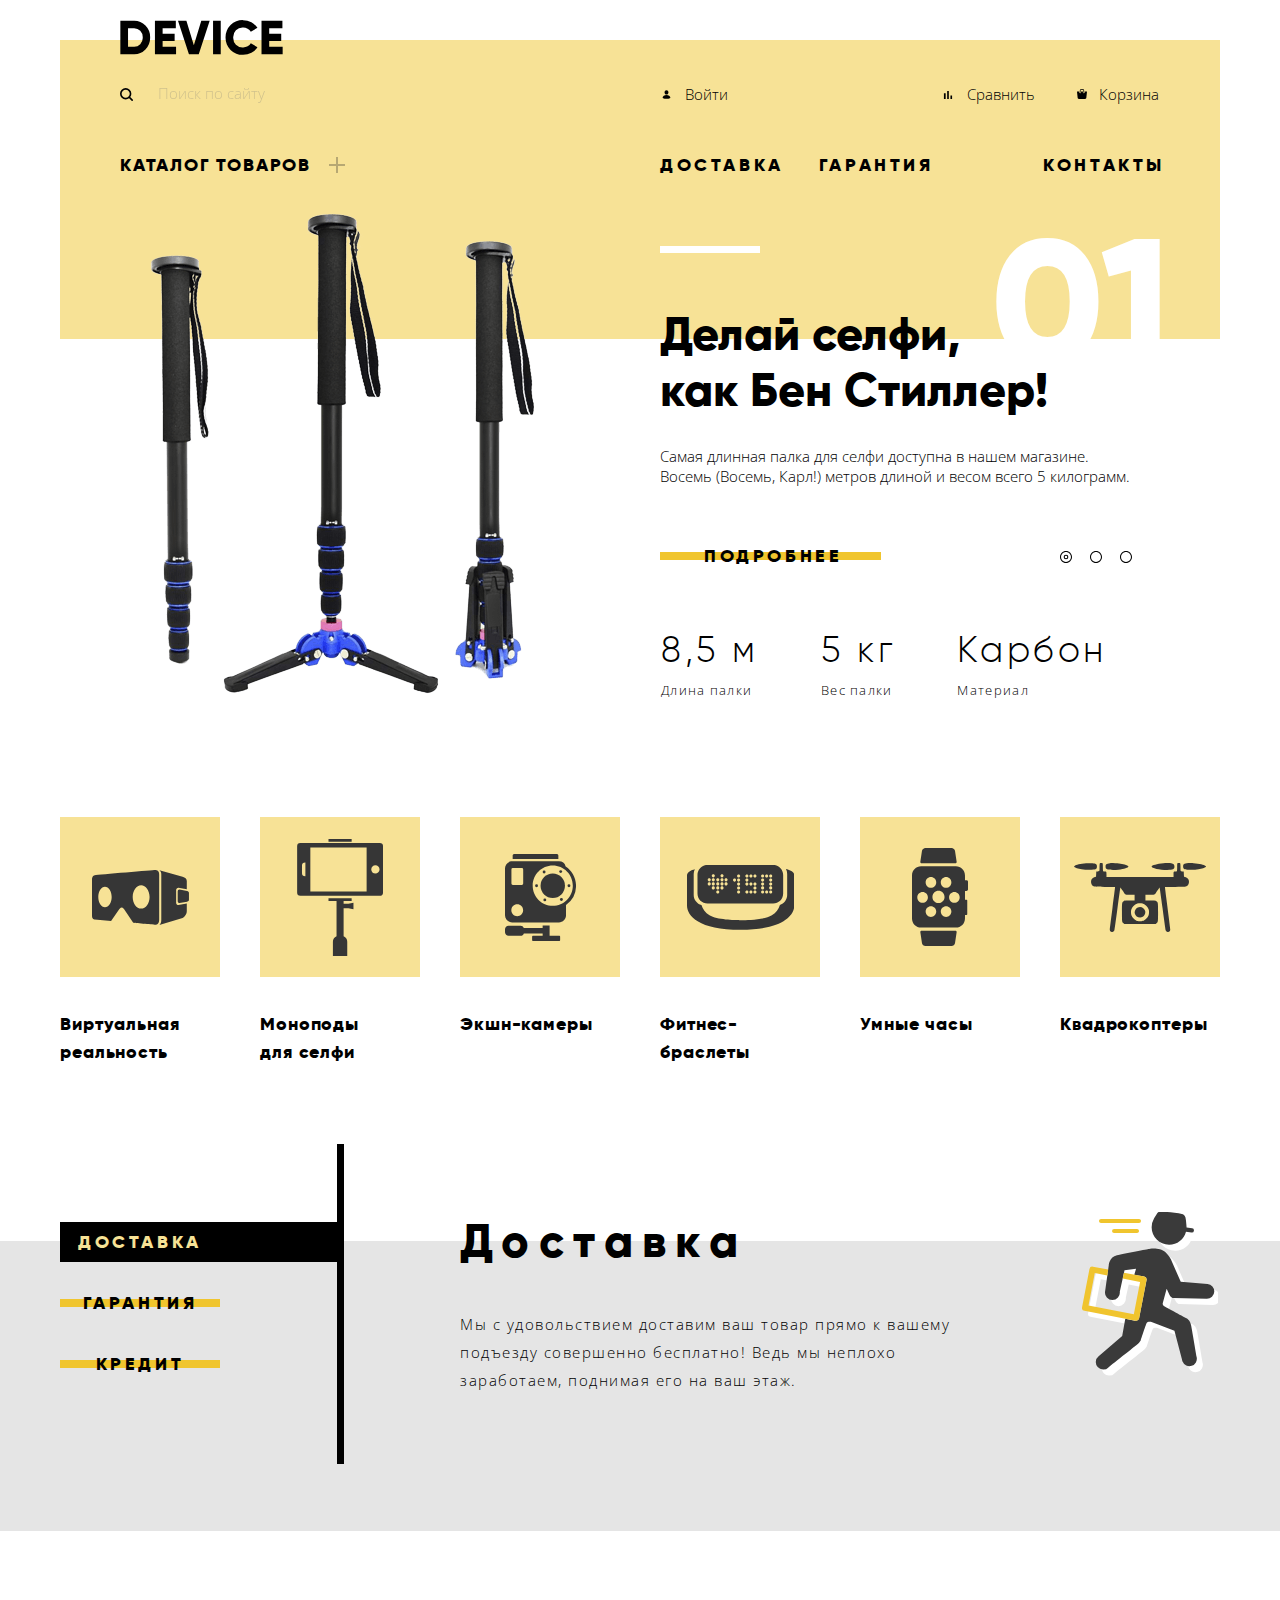
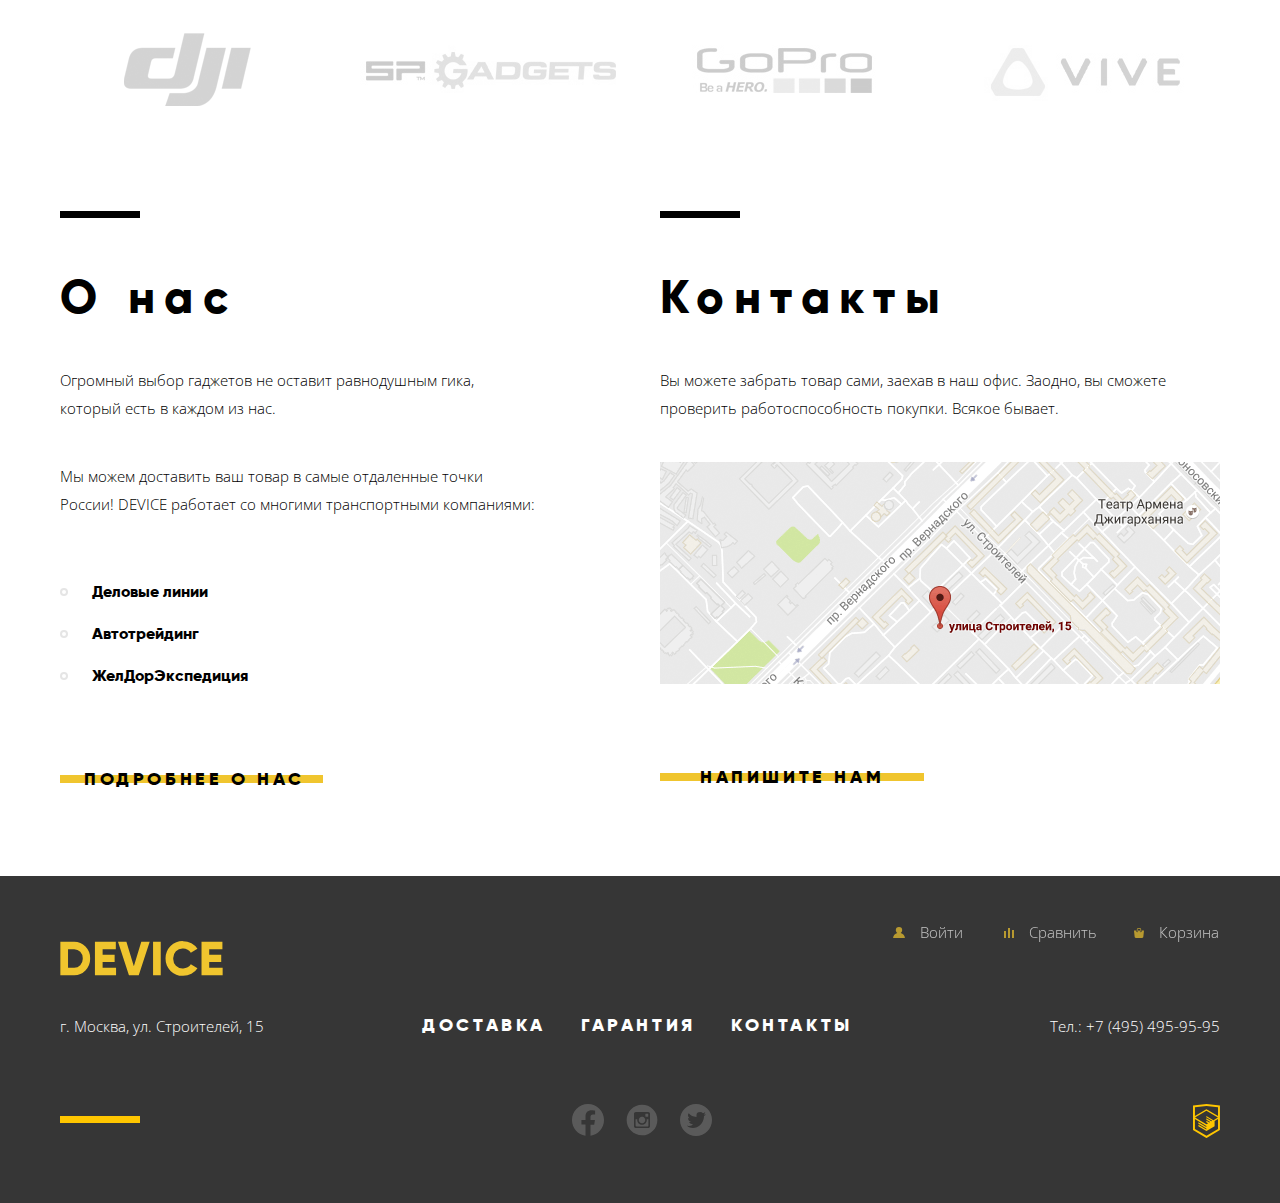
<file: index.html>
<!DOCTYPE html>
<html lang="ru">
  <head>
    <meta charset="utf-8">
    <title>HTML Academy: Девайс</title>
    <link href="https://fonts.googleapis.com/css2?family=Open+Sans:wght@300&display=swap" rel="stylesheet">
    <link rel="stylesheet" href="css/normalize-min.css">
    <link rel="stylesheet" href="css/main-min.css">
  </head>
  <body>
    <div class="body-wrapper">
      <header class="header">
        <div class="container header-wrapper">
          <!--Logo-->
          <a class="logo header-logo" href="#" aria-label="Интернет магазин гаджетов Device">
            <svg xmlns="http://www.w3.org/2000/svg" viewBox="0 0 164 35" width="163" height="35">
              <path d="m0.35 0.7v33.6h13.532a15.723 15.723 0 0 0 11.72-4.824 16.464 16.464 0 0 0 4.712-11.976 16.465 16.465 0 0 0-4.712-11.976 15.723 15.723 0 0 0-11.72-4.824zm7.733 26.208v-18.819h5.8a8.648 8.648 0 0 1 6.5 2.568 9.412 9.412 0 0 1 2.489 6.84 9.41 9.41 0 0 1-2.489 6.84 8.646 8.646 0 0 1-6.5 2.568h-5.8zm34.8-5.952h12.082v-7.3h-12.086v-5.567h13.291v-7.389h-21.024v33.6h21.265v-7.392h-13.532v-5.952zm36.343 13.344 11.019-33.6h-8.458l-7.491 24.72-7.491-24.72h-8.457l11.019 33.6zm14.4 0h7.733v-33.6h-7.733zm38.615-1.416a15.514 15.514 0 0 0 6.041-5.688l-6.67-3.84a7.488 7.488 0 0 1-3.165 3.024 9.874 9.874 0 0 1-4.664 1.1 9.594 9.594 0 0 1-7.177-2.736 9.907 9.907 0 0 1-2.682-7.248 9.908 9.908 0 0 1 2.682-7.248 9.594 9.594 0 0 1 7.177-2.736 9.914 9.914 0 0 1 4.64 1.08 7.6 7.6 0 0 1 3.189 3.048l6.67-3.84a15.881 15.881 0 0 0-6.09-5.688 17.419 17.419 0 0 0-8.409-2.088 17.12 17.12 0 0 0-17.592 17.472 17.12 17.12 0 0 0 17.589 17.476 17.519 17.519 0 0 0 8.458-2.088zm17.881-11.928h12.082v-7.3h-12.085v-5.567h13.29v-7.389h-21.022v33.6h21.264v-7.392h-13.532v-5.952z"/>
            </svg>
          </a>
          <!--//Logo-->

          <!--User Links-->
          <div class="user-links-wrapper">
            <form class="search-form" action="https://echo.htmlacademy.ru" method="get">
              <label class="visually-hidden" for="search-form__input">Поиск по сайту</label>
              <input type="search" class="search-form__input" name="search-input" id="search-form__input" placeholder="Поиск по сайту">
              <button class="search-form__btn" type="submit">Найти</button>
            </form>
            <ul class="user-nav">
              <li>
                <a class="user-nav__item user-nav__item--user" href="#">Войти</a>
              </li>
              <li>
                <a class="user-nav__item user-nav__item--compare" href="#">Сравнить</a>
              </li>
              <li>
                <a class="user-nav__item user-nav__item--cart" href="#">Корзина</a>
              </li>
            </ul>
          </div>
          <!--//Header Links-->

          <!--Header Nav-->
          <nav class="header-nav" aria-label="Меню сайта">
            <ul class="catalog-list" aria-label="Каталог товаров">
              <li>
                <a class="catalog-list__link" href="#">каталог товаров</a>
                <ul class="catalog-items catalog-items--nojs">
                  <li>
                    <ul class="catalog-items--column">
                      <li>
                        <a class="catalog-item" href="#">Виртуальная реальность</a>
                      </li>
                      <li>
                        <a class="catalog-item" href="catalog.html">Моноподы для селфи</a>
                      </li>
                      <li>
                        <a class="catalog-item" href="#">Экшн-камеры</a>
                      </li>
                    </ul>
                  </li>
                  <li>
                    <ul class="catalog-items--column">
                      <li>
                        <a class="catalog-item" href="#">Фитнес-браслеты</a>
                      </li>
                      <li>
                        <a class="catalog-item" href="#">Умные часы</a>
                      </li>
                    </ul>
                  </li>
                  <li>
                    <ul class="catalog-items--column">
                      <li>
                        <a class="catalog-item blur" href="#">Квадрокоптер</a>
                      </li>
                    </ul>
                  </li>
                </ul>
              </li>
            </ul>
            <ul class="site-nav">
              <li>
                <a class="site-nav__item" href="#">доставка</a>
              </li>
              <li>
                <a class="site-nav__item" href="#">гарантия</a>
              </li>
              <li>
                <a class="site-nav__item" href="#">контакты</a>
              </li>
            </ul>
          </nav>
          <!--//Header Nav-->
        </div>
      </header>

      <main>
        <div class="container">
          <!--Slider-->
          <section class="slider">
            <h1 class="visually-hidden"> Интернет магазин гаджетов</h1>
            <div class="slider-wrapper">
              <div class="slider-item slider-item--first slider-show">
                <div class="slider-item-photo">
                  <img src="img/slider/slide1.png" alt="Селфи-палка" width="384" height="486">
                </div>
                <div class="slider-item-desc">
                  <span class="slider-item-desc__slogan">Делай селфи, <br> как Бен Стиллер!</span>
                  <p class="slider-item-desc__text">Самая длинная палка для селфи доступна в нашем магазине. <br>Восемь (Восемь, Карл!) метров длиной и весом всего 5 килограмм.</p>
                  <a class="link" href="#" aria-label="Узнать о селфи-палке">подробнее</a>
                  <table class="slider-item-desc__features">
                    <caption class="visually-hidden">Характеристики товара</caption>
                    <tbody>
                      <tr>
                        <td class="slider-item-desc__main">8,5&nbsp;м</td>
                        <td class="slider-item-desc__main">5&nbsp;кг</td>
                        <td class="slider-item-desc__main">Карбон</td>
                      </tr>
                      <tr>
                        <td>Длина палки</td>
                        <td>Вес палки</td>
                        <td>Материал</td>
                      </tr>
                    </tbody>
                  </table>
                </div>
              </div>

              <div class="slider-item slider-item--second">
                <div class="slider-item-photo">
                  <img src="img/slider/slide2.png" alt="Фитнес-браслет" width="345" height="483">
                </div>
                <div class="slider-item-desc">
                  <span class="slider-item-desc__slogan">Худеем <br>правильно!</span>
                  <p class="slider-item-desc__text">Мотивирующие фитнес-браслеты помогут найти в себе силы <br>не пропускать занятия и соблюдать диету.</p>
                  <a class="link" href="#" aria-label="Узнать о фитнес-браслете">подробнее</a>
                  <table class="slider-item-desc__features">
                    <caption class="visually-hidden">Характеристики товара</caption>
                    <tbody>
                    <tr>
                      <td class="slider-item-desc__main">48&nbsp;часов</td>
                    </tr>
                    <tr>
                      <td>Без подзарядки</td>
                    </tr>
                    </tbody>
                  </table>
                </div>
              </div>

              <div class="slider-item slider-item--third">
                <div class="slider-item-photo">
                  <img src="img/slider/slide3.png" alt="Квадрокоптер" width="526" height="334">
                </div>
                <div class="slider-item-desc">
                  <span class="slider-item-desc__slogan">Порхает как бабочка, <br> жалит как пчела!</span>
                  <p class="slider-item-desc__text">Этот обычный, на первый взгляд, квадрокоптер оснащен мощным <br>лазером, замаскированным под стандартную камеру.</p>
                  <a class="link" href="#" aria-label="Узнать о квадрокопторе">подробнее</a>
                  <table class="slider-item-desc__features">
                    <caption class="visually-hidden">Характеристики товара</caption>
                    <tbody>
                    <tr>
                      <td class="slider-item-desc__main">800&nbsp;м</td>
                      <td class="slider-item-desc__main">50&nbsp;м</td>
                    </tr>
                    <tr>
                      <td>Дальность полета</td>
                      <td>Радиус поражения</td>
                    </tr>
                    </tbody>
                  </table>
                </div>
              </div>
            </div>

            <div class="slider__toggles">
              <button class="slider__toggle slider__toggle--active" type="button" aria-label="Слайд 1">
                <span class="visually-hidden">1</span>
              </button>
              <button class="slider__toggle" type="button" aria-label="Слайд 2">
                <span class="visually-hidden">2</span>
              </button>
              <button class="slider__toggle" type="button" aria-label="Слайд 3">
                <span class="visually-hidden">3</span>
              </button>
            </div>
          </section>
          <!--//Slider-->

          <!--Items-->
          <section class="item-list">
            <h2 class="visually-hidden">Наши товары</h2>
            <ul class="items">
              <li>
                <a class="item-link" href="#">
                  <div class="item-link__image--wrapper">
                    <svg xmlns="http://www.w3.org/2000/svg" width="97" height="55" viewBox="0 0 97 55">
                      <g class="item-link__image--g" fill="#363636">
                        <path d="M84.131 32.639V20.003c0-1.309 1.045-2.37 2.335-2.37l8.326 1.581V11.02c0-2.355-1.708-3.431-4.202-4.265L67.403.175c1.616 1.391 1.889 2.04 1.889 4.396V49.78c0 2.356-.45 4.066-1.967 5.21l23.265-7.065c2.401-.833 4.202-4.216 4.202-6.572V33.44l-8.326 1.567c-1.29.002-2.335-1.06-2.335-2.368z"/>
                        <path d="M95.129 20.979l-7.598-1.444c-1.008 0-1.824.829-1.824 1.851v9.868c0 1.023.816 1.852 1.824 1.852l7.598-1.431c1.154-.419 1.824-.829 1.824-1.852V22.83c0-1.022-.766-1.507-1.824-1.851zM67.17 4.483c0-5.08-4.232-4.459-4.232-4.459S5.832 4.738 2.838 5.145.001 9.532.001 9.532L0 45.812c0 3.743 2.599 3.753 2.599 3.753l16.477 1.403L27.212 39.3s1.109-1.828 2.505-1.828c1.397 0 2.432 1.861 2.432 1.861l9.061 13.521s18.895 1.909 22.521 1.909c3.626-.001 3.439-5.024 3.439-5.024V4.483zM12.982 37.192c-3.698 0-6.696-4.601-6.696-10.275s2.998-10.275 6.696-10.275c3.698 0 6.696 4.601 6.696 10.275s-2.998 10.275-6.696 10.275zm36.158 1.426c-4.662 0-8.441-5.239-8.441-11.701 0-6.463 3.78-11.702 8.441-11.702 4.662 0 8.442 5.239 8.442 11.702 0 6.462-3.78 11.701-8.442 11.701z"/>
                      </g>
                    </svg>
                  </div>
                  <span class="item-link__desc">Виртуальная реальность</span>
                </a>
              </li>
              <li>
                <a class="item-link" href="#">
                  <div class="item-link__image--wrapper">
                    <svg xmlns="http://www.w3.org/2000/svg" width="86" height="117" viewBox="0 0 86 117">
                      <g class="item-link__image--g" fill="#363636">
                        <path d="M82.821 4.011H3.33A3.188 3.188 0 0 0 .142 7.199v46.413a3.187 3.187 0 0 0 3.188 3.189h79.492a3.188 3.188 0 0 0 3.189-3.189V7.199a3.189 3.189 0 0 0-3.19-3.188zM8.392 37.236h-.226a3.19 3.19 0 0 1-3.189-3.189v-7.283a3.188 3.188 0 0 1 3.189-3.188h.226v13.66zm61.231 15.172H13.341V8.402h56.282v44.006zM78.4 34.552c-2.289 0-4.146-1.855-4.146-4.147s1.856-4.147 4.146-4.147a4.146 4.146 0 1 1 0 8.294zM31.497 0h23.157v2.758H31.497zM46.608 64.861v-2.973h8.046V59.13H31.498v2.758h8.045v35.246a6.068 6.068 0 0 0-3.635 5.559V117h14.335v-14.307a6.062 6.062 0 0 0-3.636-5.557v-27.99h4.796l5.051 1.213v-6.711l-5.051 1.213h-4.795z"/>
                      </g>
                    </svg>
                  </div>
                  <span class="item-link__desc">Моноподы <br>для селфи</span>
                </a>
              </li>
              <li>
                <a class="item-link" href="#">
                  <div class="item-link__image--wrapper">
                    <svg xmlns="http://www.w3.org/2000/svg" width="71" height="87" viewBox="0 0 71 87">
                      <g class="item-link__image--g" fill="#363636">
                        <path d="M53.349 1.49c0-.736-.578-1.49-1.311-1.49H9.053C8.32 0 7.672.754 7.672 1.49v3.522h45.676V1.49zM54.202 81.809h-9.597V71.426h-6.958v2.507H18.774c-.537-1.254-1.757-2.148-3.181-2.148H3.559C1.642 71.784 0 73.387 0 75.311v3.018c0 1.924 1.642 3.48 3.559 3.48h12.035c1.511 0 2.792-.896 3.269-2.326h18.785v2.326H28.13c-.533 0-1.01.437-1.01.972v3.172c0 .535.478 1.048 1.01 1.048h26.072c.533 0 .93-.513.93-1.048V82.78c0-.535-.397-.971-.93-.971zM60.666 12.39a7.037 7.037 0 0 0-6.771-5.05H7.148C3.25 7.34 0 10.449 0 14.361v46.9c0 3.912 3.25 7.121 7.148 7.121h46.747c3.898 0 7.126-3.209 7.126-7.121V50.915a23.228 23.228 0 0 0 10.001-19.164c-.001-8.079-4.132-15.181-10.356-19.361zM12.238 62.151c-3.259 0-5.901-2.65-5.901-5.921 0-3.27 2.642-5.922 5.901-5.922s5.902 2.652 5.902 5.922c0 3.271-2.643 5.921-5.902 5.921zm5.961-32.605a1.42 1.42 0 0 1-1.418 1.422h-8.94a1.42 1.42 0 0 1-1.418-1.422v-14.16a1.42 1.42 0 0 1 1.418-1.423h8.939a1.42 1.42 0 0 1 1.418 1.423v14.16zm29.563 22.312c-11.076 0-20.057-9.01-20.057-20.123s8.98-20.124 20.057-20.124c11.077 0 20.058 9.01 20.058 20.124s-8.981 20.123-20.058 20.123z"/>
                        <ellipse cx="47.762" cy="31.735" rx="12.188" ry="12.229"/>
                        <circle cx="31.562" cy="31.736" r="1.435"/>
                        <circle cx="63.963" cy="31.736" r="1.435"/>
                        <circle cx="39.109" cy="17.994" r="1.435"/>
                        <ellipse cx="56.415" cy="45.476" rx="1.43" ry="1.436"/>
                        <circle cx="55.697" cy="17.565" r="1.435"/>
                        <circle cx="39.828" cy="45.906" r="1.435"/>
                      </g>
                    </svg>
                  </div>
                  <span class="item-link__desc">Экшн-камеры</span>
                </a>
              </li>
              <li>
                <a class="item-link" href="#">
                  <div class="item-link__image--wrapper">
                    <svg version="1.1" id="Layer_1" xmlns="http://www.w3.org/2000/svg" xmlns:xlink="http://www.w3.org/1999/xlink" x="0px" y="0px" width="107px" height="65px" viewBox="0 0 107 65" enable-background="new 0 0 107 65" xml:space="preserve">
                      <g class="item-link__image--g">
                        <path fill="#363636" d="M98.967,4.074c0.752,1.441,1.209,3.08,1.209,4.818v21.102c0,4.616-3.092,8.527-7.246,9.9 c-1.325,3.987-3.778,7.854-8.051,10.432c-8.676,5.231-31.124,4.837-31.198,4.837c-0.078,0-22.513,0.395-31.189-4.837 c-4.216-2.545-6.708-6.347-8.042-10.279c-4.418-1.209-7.756-5.251-7.756-10.053V8.893c0-1.688,0.427-3.282,1.139-4.693 C4.17,5.109,0,6.918,0,10.434c0,6.243,0,25.687,0,29.983C0,50.668,11.839,64.85,53.657,64.85c41.82,0,53.657-14.182,53.657-24.433 c0-4.296,0-23.74,0-29.983C107.313,6.75,102.738,4.94,98.967,4.074z"/>
                        <path fill="#363636" d="M20.561,38.459h65.523c5.564,0,10.074-4.513,10.074-10.077V9.935c0-5.563-4.51-10.075-10.074-10.075H20.561 c-5.564,0-10.075,4.511-10.075,10.075v18.447C10.486,33.946,14.997,38.459,20.561,38.459z M83.695,9.468 c0.867,0,1.569,0.703,1.569,1.57c0,0.866-0.702,1.569-1.569,1.569s-1.568-0.703-1.568-1.569 C82.127,10.17,82.828,9.468,83.695,9.468z M83.695,13.507c0.867,0,1.569,0.703,1.569,1.568c0,0.867-0.702,1.569-1.569,1.569 s-1.568-0.702-1.568-1.569C82.127,14.21,82.828,13.507,83.695,13.507z M83.695,17.546c0.867,0,1.569,0.702,1.569,1.569 c0,0.866-0.702,1.569-1.569,1.569s-1.568-0.703-1.568-1.569C82.127,18.248,82.828,17.546,83.695,17.546z M83.695,21.373 c0.867,0,1.569,0.704,1.569,1.569c0,0.867-0.702,1.568-1.569,1.568s-1.568-0.701-1.568-1.568 C82.127,22.076,82.828,21.373,83.695,21.373z M83.695,25.412c0.867,0,1.569,0.702,1.569,1.569c0,0.865-0.702,1.568-1.569,1.568 s-1.568-0.704-1.568-1.568C82.127,26.114,82.828,25.412,83.695,25.412z M79.656,9.468c0.867,0,1.568,0.703,1.568,1.57 c0,0.866-0.701,1.569-1.568,1.569c-0.865,0-1.568-0.703-1.568-1.569C78.088,10.17,78.791,9.468,79.656,9.468z M79.656,25.412 c0.867,0,1.568,0.702,1.568,1.569c0,0.865-0.701,1.568-1.568,1.568c-0.865,0-1.568-0.704-1.568-1.568 C78.088,26.114,78.791,25.412,79.656,25.412z M75.619,9.468c0.865,0,1.568,0.703,1.568,1.57c0,0.866-0.703,1.569-1.568,1.569 c-0.867,0-1.569-0.703-1.569-1.569C74.05,10.17,74.752,9.468,75.619,9.468z M75.619,13.507c0.865,0,1.568,0.703,1.568,1.568 c0,0.867-0.703,1.569-1.568,1.569c-0.867,0-1.569-0.702-1.569-1.569C74.05,14.21,74.752,13.507,75.619,13.507z M75.619,17.546 c0.865,0,1.568,0.702,1.568,1.569c0,0.866-0.703,1.569-1.568,1.569c-0.867,0-1.569-0.703-1.569-1.569 C74.05,18.248,74.752,17.546,75.619,17.546z M75.619,21.373c0.865,0,1.568,0.704,1.568,1.569c0,0.867-0.703,1.568-1.568,1.568 c-0.867,0-1.569-0.701-1.569-1.568C74.05,22.076,74.752,21.373,75.619,21.373z M75.619,25.412c0.865,0,1.568,0.702,1.568,1.569 c0,0.865-0.703,1.568-1.568,1.568c-0.867,0-1.569-0.704-1.569-1.568C74.05,26.114,74.752,25.412,75.619,25.412z M67.965,9.468 c0.867,0,1.568,0.703,1.568,1.57c0,0.866-0.701,1.569-1.568,1.569s-1.568-0.703-1.568-1.569C66.396,10.17,67.1,9.468,67.965,9.468z M67.965,17.546c0.867,0,1.568,0.702,1.568,1.569c0,0.866-0.701,1.569-1.568,1.569s-1.568-0.703-1.568-1.569 C66.396,18.248,67.1,17.546,67.965,17.546z M67.965,21.427c0.867,0,1.568,0.701,1.568,1.568c0,0.865-0.701,1.569-1.568,1.569 s-1.568-0.704-1.568-1.569C66.396,22.128,67.1,21.427,67.965,21.427z M67.965,25.412c0.867,0,1.568,0.702,1.568,1.569 c0,0.865-0.701,1.568-1.568,1.568s-1.568-0.704-1.568-1.568C66.396,26.114,67.1,25.412,67.965,25.412z M63.926,9.468 c0.867,0,1.57,0.703,1.57,1.57c0,0.866-0.703,1.569-1.57,1.569c-0.865,0-1.569-0.703-1.569-1.569 C62.356,10.17,63.061,9.468,63.926,9.468z M63.926,17.546c0.867,0,1.57,0.702,1.57,1.569c0,0.866-0.703,1.569-1.57,1.569 c-0.865,0-1.569-0.703-1.569-1.569C62.356,18.248,63.061,17.546,63.926,17.546z M63.926,25.412c0.867,0,1.57,0.702,1.57,1.569 c0,0.865-0.703,1.568-1.57,1.568c-0.865,0-1.569-0.704-1.569-1.568C62.356,26.114,63.061,25.412,63.926,25.412z M59.888,9.468 c0.865,0,1.569,0.703,1.569,1.57c0,0.866-0.704,1.569-1.569,1.569c-0.867,0-1.568-0.703-1.568-1.569 C58.319,10.17,59.021,9.468,59.888,9.468z M59.888,13.507c0.865,0,1.569,0.703,1.569,1.568c0,0.867-0.704,1.569-1.569,1.569 c-0.867,0-1.568-0.702-1.568-1.569C58.319,14.21,59.021,13.507,59.888,13.507z M59.888,17.546c0.865,0,1.569,0.702,1.569,1.569 c0,0.866-0.704,1.569-1.569,1.569c-0.867,0-1.568-0.703-1.568-1.569C58.319,18.248,59.021,17.546,59.888,17.546z M59.888,25.412 c0.865,0,1.569,0.702,1.569,1.569c0,0.865-0.704,1.568-1.569,1.568c-0.867,0-1.568-0.704-1.568-1.568 C58.319,26.114,59.021,25.412,59.888,25.412z M51.598,9.468c0.867,0,1.569,0.703,1.569,1.57c0,0.866-0.702,1.569-1.569,1.569 c-0.867,0-1.568-0.703-1.568-1.569C50.029,10.17,50.731,9.468,51.598,9.468z M51.598,13.507c0.867,0,1.569,0.703,1.569,1.568 c0,0.867-0.702,1.569-1.569,1.569c-0.867,0-1.568-0.702-1.568-1.569C50.029,14.21,50.731,13.507,51.598,13.507z M51.598,17.546 c0.867,0,1.569,0.702,1.569,1.569c0,0.866-0.702,1.569-1.569,1.569c-0.867,0-1.568-0.703-1.568-1.569 C50.029,18.248,50.731,17.546,51.598,17.546z M51.598,21.427c0.867,0,1.569,0.701,1.569,1.568c0,0.865-0.702,1.569-1.569,1.569 c-0.867,0-1.568-0.704-1.568-1.569C50.029,22.128,50.731,21.427,51.598,21.427z M51.598,25.412c0.867,0,1.569,0.702,1.569,1.569 c0,0.865-0.702,1.568-1.569,1.568c-0.867,0-1.568-0.704-1.568-1.568C50.029,26.114,50.731,25.412,51.598,25.412z M47.559,13.507 c0.867,0,1.568,0.703,1.568,1.568c0,0.867-0.701,1.569-1.568,1.569s-1.569-0.702-1.569-1.569 C45.99,14.21,46.691,13.507,47.559,13.507z M39.057,13.295c0.865,0,1.569,0.703,1.569,1.568c0,0.867-0.704,1.569-1.569,1.569 c-0.867,0-1.571-0.703-1.571-1.569C37.486,13.998,38.189,13.295,39.057,13.295z M39.057,17.333c0.865,0,1.569,0.703,1.569,1.57 c0,0.866-0.704,1.57-1.569,1.57c-0.867,0-1.571-0.704-1.571-1.57C37.486,18.036,38.189,17.333,39.057,17.333z M35.018,9.255 c0.865,0,1.568,0.703,1.568,1.57c0,0.866-0.704,1.568-1.568,1.568c-0.867,0-1.569-0.703-1.569-1.568 C33.449,9.958,34.15,9.255,35.018,9.255z M35.018,13.295c0.865,0,1.568,0.703,1.568,1.568c0,0.867-0.704,1.569-1.568,1.569 c-0.867,0-1.569-0.703-1.569-1.569C33.449,13.998,34.15,13.295,35.018,13.295z M35.018,17.333c0.865,0,1.568,0.703,1.568,1.57 c0,0.866-0.704,1.57-1.568,1.57c-0.867,0-1.569-0.704-1.569-1.57C33.449,18.036,34.15,17.333,35.018,17.333z M35.018,21.373 c0.865,0,1.568,0.704,1.568,1.569c0,0.867-0.704,1.568-1.568,1.568c-0.867,0-1.569-0.701-1.569-1.568 C33.449,22.076,34.15,21.373,35.018,21.373z M30.764,13.295c0.867,0,1.569,0.703,1.569,1.568c0,0.867-0.702,1.569-1.569,1.569 c-0.867,0-1.568-0.703-1.568-1.569C29.196,13.998,29.897,13.295,30.764,13.295z M30.764,17.333c0.867,0,1.569,0.703,1.569,1.57 c0,0.866-0.702,1.57-1.569,1.57c-0.867,0-1.568-0.704-1.568-1.57C29.196,18.036,29.897,17.333,30.764,17.333z M30.764,21.373 c0.867,0,1.569,0.704,1.569,1.569c0,0.867-0.702,1.568-1.569,1.568c-0.867,0-1.568-0.701-1.568-1.568 C29.196,22.076,29.897,21.373,30.764,21.373z M30.764,25.412c0.867,0,1.569,0.702,1.569,1.569c0,0.865-0.702,1.568-1.569,1.568 c-0.867,0-1.568-0.704-1.568-1.568C29.196,26.114,29.897,25.412,30.764,25.412z M26.3,9.255c0.867,0,1.571,0.703,1.571,1.57 c0,0.866-0.704,1.568-1.571,1.568c-0.865,0-1.569-0.703-1.569-1.568C24.731,9.958,25.435,9.255,26.3,9.255z M26.3,13.295 c0.867,0,1.571,0.703,1.571,1.568c0,0.867-0.704,1.569-1.571,1.569c-0.865,0-1.569-0.703-1.569-1.569 C24.731,13.998,25.435,13.295,26.3,13.295z M26.3,17.333c0.867,0,1.571,0.703,1.571,1.57c0,0.866-0.704,1.57-1.571,1.57 c-0.865,0-1.569-0.704-1.569-1.57C24.731,18.036,25.435,17.333,26.3,17.333z M26.3,21.373c0.867,0,1.571,0.704,1.571,1.569 c0,0.867-0.704,1.568-1.571,1.568c-0.865,0-1.569-0.701-1.569-1.568C24.731,22.076,25.435,21.373,26.3,21.373z M22.263,13.295 c0.865,0,1.569,0.703,1.569,1.568c0,0.867-0.704,1.569-1.569,1.569c-0.867,0-1.569-0.703-1.569-1.569 C20.694,13.998,21.396,13.295,22.263,13.295z M22.263,17.333c0.865,0,1.569,0.703,1.569,1.57c0,0.866-0.704,1.57-1.569,1.57 c-0.867,0-1.569-0.704-1.569-1.57C20.694,18.036,21.396,17.333,22.263,17.333z"/>
                      </g>
                    </svg>
                  </div>
                  <span class="item-link__desc">Фитнес-браслеты</span>
                </a>
              </li>
              <li>
                <a class="item-link" href="#">
                  <div class="item-link__image--wrapper">
                    <svg xmlns="http://www.w3.org/2000/svg" width="56" height="98" viewBox="0 0 56 98">
                      <g class="item-link__image--g" fill="#363636">
                        <path d="M54.494 32.197h-1.515v-4.64c0-5.052-4.087-9.186-9.082-9.186H9.082C4.086 18.372 0 22.505 0 27.557v42.868c0 5.052 4.087 9.185 9.083 9.185h34.815c4.995 0 9.082-4.133 9.082-9.185V67.01h1.515a.764.764 0 0 0 .757-.764V52.467a.765.765 0 0 0-.757-.766H52.98v-8.788h1.515c.832 0 1.514-.688 1.514-1.531v-7.654a1.529 1.529 0 0 0-1.515-1.531zm-20.412-3.109c2.926 0 5.299 2.398 5.299 5.358s-2.373 5.358-5.299 5.358-5.298-2.398-5.298-5.358 2.372-5.358 5.298-5.358zm-15.137 0c2.925 0 5.298 2.398 5.298 5.358s-2.373 5.358-5.298 5.358c-2.926 0-5.298-2.398-5.298-5.358s2.372-5.358 5.298-5.358zM5.297 49.397c0-2.959 2.371-5.358 5.298-5.358 2.926 0 5.298 2.399 5.298 5.358 0 2.959-2.373 5.358-5.298 5.358-2.927.001-5.298-2.399-5.298-5.358zm13.648 19.497c-2.926 0-5.298-2.398-5.298-5.358s2.372-5.358 5.298-5.358c2.925 0 5.298 2.398 5.298 5.358s-2.373 5.358-5.298 5.358zm1.49-19.903c0-3.382 2.711-6.124 6.055-6.124s6.055 2.742 6.055 6.124-2.711 6.124-6.055 6.124c-3.344-.001-6.055-2.742-6.055-6.124zm13.647 19.903c-2.926 0-5.298-2.398-5.298-5.358s2.372-5.358 5.298-5.358 5.299 2.398 5.299 5.358-2.373 5.358-5.299 5.358zm8.302-14.138c-2.927 0-5.298-2.399-5.298-5.358 0-2.959 2.371-5.358 5.298-5.358 2.926 0 5.298 2.399 5.298 5.358 0 2.958-2.372 5.358-5.298 5.358zM9.646 15.31h33.687c.843 0 1.432-.681 1.306-1.514L43.023 3.028l-.002-.002C42.771 1.362 41.189 0 39.506 0H13.474c-1.686 0-3.268 1.362-3.517 3.028L8.342 13.795c-.125.833.461 1.515 1.304 1.515zM43.333 82.671H9.646c-.843 0-1.429.683-1.304 1.516l1.615 10.767c.25 1.666 1.832 3.028 3.516 3.028h26.032c1.684 0 3.266-1.362 3.517-3.026v-.002l1.615-10.767c.128-.833-.461-1.516-1.304-1.516z"/>
                      </g>
                    </svg>
                  </div>
                  <span class="item-link__desc">Умные часы</span>
                </a>
              </li>
              <li>
                <a class="item-link" href="#">
                  <div class="item-link__image--wrapper">
                    <svg xmlns="http://www.w3.org/2000/svg" width="132" height="69" viewBox="0 0 132 69">
                      <g class="item-link__image--g" fill="#363636">
                        <path d="M12.052.258C6.507.745 1.838 1.85.575 2.93c-.722.616-.722.616-.232 1.156.644.72 3.713 1.645 7.247 2.237 3.998.668 12.51.693 13.724.051 1.211-.668 1.624-1.414 1.624-2.981 0-1.619-.62-2.416-2.218-2.853C19.274.154 14.94 0 12.052.258zM25.774.488c-.129.283-.258 2.108-.258 4.112 0 4.061.155 3.778-2.192 3.933l-1.03.077-.13 2.545-.129 2.544-1.186.283c-2.58.668-4 2.595-3.792 5.294.128 1.927 1.03 3.341 2.579 4.087 1.109.513 1.47.538 11.246.538 5.545 0 10.137.079 10.188.18.051.13-1.11 9.408-2.58 20.64-1.444 11.23-2.682 20.997-2.708 21.666-.051 1.617.826 2.62 2.348 2.62 1.237 0 2.012-.64 2.321-1.9.13-.514 1.496-10.334 3.018-21.822 1.522-11.463 2.863-20.869 2.94-20.869.104 0 1.084 1.413 2.193 3.136 2.94 4.626 2.399 4.317 7.635 4.317h4.359v5.63l-5.133.077c-4.72.077-5.21.127-5.881.615-1.573 1.157-1.625 1.415-1.625 10.977 0 9.534.026 9.792 1.522 11.05l.851.695H81.695l.851-.696c1.496-1.257 1.52-1.515 1.52-11.05 0-9.56-.05-9.819-1.622-10.976-.671-.488-1.161-.538-5.882-.615l-5.132-.077v-5.63h4.36c5.234 0 4.693.309 7.633-4.317 1.11-1.723 2.09-3.136 2.194-3.136.076 0 1.418 9.406 2.94 20.869 1.522 11.488 2.889 21.308 3.018 21.821.31 1.26 1.082 1.902 2.321 1.902 1.521 0 2.4-1.004 2.347-2.621-.026-.67-1.264-10.436-2.71-21.666-1.468-11.232-2.63-20.51-2.577-20.64.05-.101 4.641-.18 10.19-.18 9.774 0 10.135-.025 11.243-.538 1.548-.746 2.45-2.16 2.58-4.087.206-2.699-1.212-4.626-3.792-5.294l-1.187-.283-.127-2.544-.13-2.545-1.031-.077c-2.347-.155-2.194.128-2.194-3.933 0-2.004-.128-3.829-.257-4.112-.206-.36-.543-.488-1.367-.488-.619 0-1.238.128-1.42.309-.206.205-.31 1.465-.31 3.932 0 2.467-.102 3.727-.309 3.932-.18.18-.901.308-1.65.308-1.625 0-1.65.052-1.65 3.11v2.287H32.48v-2.287c0-3.058-.024-3.11-1.65-3.11-.748 0-1.47-.129-1.65-.308-.207-.205-.31-1.465-.31-3.932 0-2.467-.103-3.727-.31-3.932-.18-.18-.8-.309-1.418-.309-.825 0-1.16.128-1.368.488zm42.843 40.12c2.889.899 5.392 3.393 6.166 6.168.439 1.543.31 4.216-.284 5.784-.696 1.875-2.685 4.01-4.565 4.935-1.29.642-1.754.719-3.921.719s-2.631-.077-3.92-.719c-1.885-.926-3.87-3.06-4.567-4.935-.592-1.568-.722-4.24-.283-5.784.748-2.723 3.25-5.27 6.061-6.168 2.012-.642 3.3-.642 5.313 0z"/>
                        <path d="M63.794 44.438c-2.037.925-3.507 3.649-3.069 5.73.774 3.677 4.823 5.553 7.996 3.702 1.985-1.158 2.99-3.547 2.45-5.783-.568-2.39-2.734-4.138-5.158-4.138-.646 0-1.626.232-2.22.489zM36.092.154c-3.92.668-4.513 1.131-4.513 3.444 0 1.825.463 2.416 2.268 2.956 1.55.462 7.172.514 10.5.128 6.86-.822 11.321-2.544 9.698-3.752-1.265-.9-4.902-1.876-9.054-2.39-2.475-.308-7.996-.54-8.9-.386zM89.484.258C83.165.848 77.62 2.339 77.62 3.444c0 1.722 7.84 3.47 15.63 3.495 5.804 0 7.196-.642 7.196-3.34 0-1.825-.619-2.622-2.373-3.085C96.423.103 92.398 0 89.484.258zM112.776.283c-1.78.231-3.018.77-3.43 1.491-.387.77-.31 2.904.154 3.572.928 1.31 1.652 1.465 7.068 1.465 3.661 0 5.802-.129 7.867-.488 3.534-.592 6.603-1.517 7.248-2.237.49-.54.49-.54-.233-1.156-1.34-1.13-5.958-2.185-11.916-2.672-3.481-.283-4.488-.283-6.758.025z"/>
                      </g>
                    </svg>
                  </div>
                  <span class="item-link__desc">Квадрокоптеры</span>
                </a>
              </li>
            </ul>
          </section>
        </div>
          <!--//Items-->

        <!--Features-->
        <section class="features">
          <div class="container">
            <div class="features-toggle-wrapper">
              <a class="features__toggle features__toggle--active" tabindex="0">
                <span class="link">доставка</span>
              </a>
              <a class="features__toggle" tabindex="0">
                <span class="link">гарантия</span>
              </a>
              <a class="features__toggle" tabindex="0">
                <span class="link">кредит</span>
              </a>
            </div>
            <div class="features-content-box-wrapper">
              <div class="features-content-box features-content-box--delivery features-content-box--show">
                <h2 class="section-title">Доставка</h2>
                <p>Мы с удовольствием доставим ваш товар прямо к вашему подъезду совершенно бесплатно! Ведь мы неплохо
                    заработаем, поднимая его на ваш этаж.</p>
              </div>

              <div class="features-content-box features-content-box--guarantee">
                <h2 class="section-title">Гарантия</h2>
                <p>Если из-за возгорания купленного у нас товара у вас сгорит дом — не переживайте, мы выдадим вам новый.<br>
                    Товар, не дом, конечно же.</p>
              </div>

              <div class="features-content-box features-content-box--credit">
                <h2 class="section-title">Кредит</h2>
                <p>Залезть в долговую яму стало проще! Кредитные консультанты подберут для вас наиболее выгодные <br>условия
                    кредита. Выгодные для нашего банка, разумеется.</p>
              </div>
            </div>
          </div>
        </section>
          <!--//Features-->

        <!--Brands-->
        <section class="brands">
          <div class="container">
            <h2 class="visually-hidden">Наши партнеры</h2>
            <ul class="brands-list">
              <li>
                <a class="brand-item" href="#" aria-label="Перейти на сайт компании DJI">
                  <img src="img/brand/brand1-color.png" alt="DJI" width="260" height="100">
                </a>
              </li>
              <li>
                <a class="brand-item" href="#" aria-label="Перейти на сайт компании SPGadjets">
                  <img src="img/brand/brand2-color.png" alt="SPGadjets" width="260" height="100">
                </a>
              </li>
              <li>
                <a class="brand-item" href="#" aria-label="Перейти на сайт компании GoPro">
                  <img src="img/brand/brand3-color.png" alt="GoPro" width="260" height="100">
                </a>
              </li>
              <li>
                <a class="brand-item" href="#" aria-label="Перейти на сайт компании Vive">
                  <img src="img/brand/brand4-color.png" alt="Vive" width="260" height="100">
                </a>
              </li>
            </ul>
          </div>
        </section>
        <!--//Brands-->

        <div class="wrapper">
          <div class="container">
            <!--About Us-->
            <section class="about">
              <h2 class="section-title">О нас</h2>
              <p class="about-desc">Огромный выбор гаджетов не оставит равнодушным гика,
                который есть в каждом из нас.</p>
              <p class="about-desc">Мы можем доставить ваш товар в самые отдаленные точки
                России! DEVICE работает со многими транспортными компаниями:</p>
              <ul class="about-partners">
                <li class="about-partners__item">Деловые линии</li>
                <li class="about-partners__item">Автотрейдинг</li>
                <li class="about-partners__item">ЖелДорЭкспедиция</li>
              </ul>
              <a class="link" href="#">подробнее о нас</a>
            </section>
            <!--//About Us-->

            <!--Contacts-->
            <section class="contacts">
              <h2 class="section-title">Контакты</h2>
              <p class="about-desc">Вы можете забрать товар сами, заехав в наш офис. Заодно, вы сможете
                проверить работоспособность покупки. Всякое бывает.</p>
              <a class="map popup-link" href="modal-map.html" aria-label="Показать в Google Maps">
                <img src="img/map/map.png" alt="Карта проезда" width="560" height="222">
              </a>
              <a class="link popup-link" href="modal-form.html">напишите нам</a>
            </section>
            <!--//Contacts-->
          </div>
        </div>
      </main>

      <footer class="footer">
        <div class="container">
          <!--First Line-->
          <div class="row">
            <!--Logo-->
            <a class="logo logo-footer" href="#" aria-label="Интернет магазин гаджетов Device">
              <svg xmlns="http://www.w3.org/2000/svg" viewBox="0 0 164 35" width="163" height="35">
                <path d="m0.35 0.7v33.6h13.532a15.723 15.723 0 0 0 11.72-4.824 16.464 16.464 0 0 0 4.712-11.976 16.465 16.465 0 0 0-4.712-11.976 15.723 15.723 0 0 0-11.72-4.824zm7.733 26.208v-18.819h5.8a8.648 8.648 0 0 1 6.5 2.568 9.412 9.412 0 0 1 2.489 6.84 9.41 9.41 0 0 1-2.489 6.84 8.646 8.646 0 0 1-6.5 2.568h-5.8zm34.8-5.952h12.082v-7.3h-12.086v-5.567h13.291v-7.389h-21.024v33.6h21.265v-7.392h-13.532v-5.952zm36.343 13.344 11.019-33.6h-8.458l-7.491 24.72-7.491-24.72h-8.457l11.019 33.6zm14.4 0h7.733v-33.6h-7.733zm38.615-1.416a15.514 15.514 0 0 0 6.041-5.688l-6.67-3.84a7.488 7.488 0 0 1-3.165 3.024 9.874 9.874 0 0 1-4.664 1.1 9.594 9.594 0 0 1-7.177-2.736 9.907 9.907 0 0 1-2.682-7.248 9.908 9.908 0 0 1 2.682-7.248 9.594 9.594 0 0 1 7.177-2.736 9.914 9.914 0 0 1 4.64 1.08 7.6 7.6 0 0 1 3.189 3.048l6.67-3.84a15.881 15.881 0 0 0-6.09-5.688 17.419 17.419 0 0 0-8.409-2.088 17.12 17.12 0 0 0-17.592 17.472 17.12 17.12 0 0 0 17.589 17.476 17.519 17.519 0 0 0 8.458-2.088zm17.881-11.928h12.082v-7.3h-12.085v-5.567h13.29v-7.389h-21.022v33.6h21.264v-7.392h-13.532v-5.952z"/>
              </svg>
            </a>
            <!--//Logo-->

            <!--Footer Links-->
            <div class="footer-links-wrapper">
              <ul class="user-nav user-nav--footer">
                <li>
                  <a class="user-nav__item user-nav__item--user" href="#">
                    <svg xmlns="http://www.w3.org/2000/svg" width="12" height="11" viewBox="0 0 13 12">
                      <path class="user-nav__item--path" fill="#272525" d="M.032 12h12.937c-.163-2.643-2.074-4.837-4.671-5.543a3.47 3.47 0 0 0 1.687-2.972 3.485 3.485 0 0 0-6.97 0c0 1.264.68 2.361 1.688 2.972C2.106 7.163.194 9.357.032 12z"/>
                    </svg>
                    Войти</a>
                </li>
                <li>
                  <a class="user-nav__item user-nav__item--compare" href="#">
                    <svg xmlns="http://www.w3.org/2000/svg" width="10" height="10" viewBox="0 0 10 10">
                      <path class="user-nav__item--path" d="M8 2h1.984v8H8zM0 3h1.984v7H0zM4 0h2v10H4z"/>
                    </svg>
                    Сравнить</a>
                </li>
                <li>
                  <a class="user-nav__item user-nav__item--cart" href="#">
                    <svg xmlns="http://www.w3.org/2000/svg" width="10" height="10" viewBox="0 0 12 12">
                      <path class="user-nav__item--path" d="M11.864 3.017a.429.429 0 0 0-.327-.154H9.225V4.09c0 .563-.484 1.022-1.08 1.022-.594 0-1.078-.458-1.078-1.022V2.863H4.909V4.09c0 .563-.485 1.022-1.08 1.022-.595 0-1.078-.458-1.078-1.022V2.863H.438a.43.43 0 0 0-.327.154.472.472 0 0 0-.108.358l.776 7.134c.015.806.642 1.455 1.411 1.455h7.595c.77 0 1.396-.649 1.411-1.455l.776-7.134a.476.476 0 0 0-.108-.358z"/>
                      <path class="user-nav__item--path" d="M3.829 4.499c.239 0 .433-.184.433-.409V1.84c0-.632.672-1.022 1.295-1.022h1.079c.655 0 1.078.401 1.078 1.022v2.25c0 .225.194.409.431.409.239 0 .433-.184.433-.409V1.84C8.577.773 7.761 0 6.636 0H5.557c-1.19 0-2.159.826-2.159 1.84v2.25c0 .225.194.409.431.409z"/>
                    </svg>
                    Корзина</a>
                </li>
              </ul>
            </div>
            <!--//Footer Links-->
          </div>
          <!--//First Line-->

          <!--Second Line-->
          <div class="row">
            <span class="footer-address">г. Москва, ул. Строителей, 15</span>
            <ul class="site-nav footer-nav">
              <li>
                <a class="site-nav__item footer-nav__item" href="#">доставка</a>
              </li>
              <li>
                <a class="site-nav__item footer-nav__item" href="#">гарантия</a>
              </li>
              <li>
                <a class="site-nav__item footer-nav__item" href="#">контакты</a>
              </li>
            </ul>
            <span class="footer-phone">Тел.:
              <a href="tel:+74954959595">+7 (495) 495-95-95</a>
            </span>
          </div>
          <!--//Second Line-->

          <!--Third Line-->
          <div class="row">
            <div class="yellow-line"></div>
            <div class="footer-social">
              <a class="social-button social-facebook" href="#">
                <span class="visually-hidden">Facebook</span>
              </a>
              <a class="social-button social-instagram" href="#">
                <span class="visually-hidden">Instagram</span>
              </a>
              <a class="social-button social-twitter" href="#">
                <span class="visually-hidden">Twitter</span>
              </a>
            </div>
            <a class="developer" href="https://htmlacademy.ru/intensive/htmlcss" target="_blank">
              <svg xmlns="http://www.w3.org/2000/svg" width="26.943" height="34.09" viewBox="0 0 26.943 34.09">
                <path class="developer__logo" fill="#FFC600" d="M13.62.017L13.472 0 0 1.412v24.661l13.473 8.017 13.43-7.99.042-.025V1.412L13.62.017zm11.399 12.11L13.495 5.334l-.001-.104-.087.05-.088-.056v.109L1.925 12.118V3.147l11.548-1.212L25.02 3.147v8.98zm-11.614-5.34L24.923 13.5l-4.479 2.64-7.093-4.221-.014 1.415 5.904 3.513-.86.507-5.03-2.992-.014 1.415 3.827 2.275-.782.523-3.031-1.787-.014 1.413 1.853 1.091-1.8 1.081-11.356-6.751 11.371-6.835zm-11.48 8.34l11.411 6.791.016 1.044-7.942-4.728-.015 1.416 7.979 4.795.018 1.076-7.973-4.74-.013 1.414 8.021 4.822.046.025 8.143-4.872-.011-5.177 3.415-2.036v10.021L13.472 31.85 1.925 24.979v-9.852z"/>
              </svg>
              <span class="visually-hidden">HTML Academy</span>
            </a>
          </div>
          <!--//Third Line-->
        </div>
      </footer>

      <!--Pop-Up Form-->
      <section id="modal-form" class="popup popup-form">
        <div class="popup-body">
          <div class="popup-content">
            <form class="popup-content-form" action="https://echo.htmlacademy.ru" method="post">
              <div class="popup-content-form__container">
                <div class="popup-content-form__wrapper">
                  <label for="name-input">Ваше имя:</label>
                  <input type="text" class="popup-content-form__input popup-content-form__input--name" name="name-input" id="name-input" placeholder="Имя Фамилия" pattern="^[А-Яа-яЁё\s]+$">
                </div>
                <div class="popup-content-form__wrapper">
                  <label for="email-input">Ваш e-mail:</label>
                  <input type="email" class="popup-content-form__input popup-content-form__input--email" name="email-input" id="email-input" placeholder="email@example.com">
                </div>
              </div>
              <div class="popup-content-form__wrapper">
                <label for="text-input">Текст письма:</label>
                <textarea class="popup-content-form__input popup-content-form__input--textarea" name="text-input" id="text-input" placeholder="В свободной форме"></textarea>
              </div>
              <button class="link" type="submit">отправить</button>
            </form>
            <a href="#" class="popup-content-close">
              <span class="visually-hidden">закрыть</span>
            </a>
          </div>
        </div>
      </section>
      <!--//Pop-Up Form-->

      <!--Pop-Up Map-->
      <section id="modal-map" class="popup popup-map">
        <div class="popup-body">
          <div class="popup-content popup-content--map">
            <iframe src="https://www.google.com/maps/embed?pb=!1m18!1m12!1m3!1d2249.1123749473704!2d37.5274293160995!3d55.68703400452975!2m3!1f0!2f0!3f0!3m2!1i1024!2i768!4f13.1!3m3!1m2!1s0x46b54cf65f5c8955%3A0x694710ccd55501e!2z0YPQuy4g0KHRgtGA0L7QuNGC0LXQu9C10LksIDE1LCDQnNC-0YHQutCy0LAsINCg0L7RgdGB0LjRjywgMTE5MzEx!5e0!3m2!1sru!2sil!4v1592149158888!5m2!1sru!2sil" width="994" height="553" allowfullscreen="" aria-hidden="false" tabindex="0"></iframe>
            <a href="#" class="popup-content-close">
              <span class="visually-hidden">закрыть</span>
            </a>
          </div>
        </div>
      </section>
      <!--//Pop-Up Map-->
    </div>
    <script src="js/script-min.js" defer></script>
  </body>
</html>
</file>
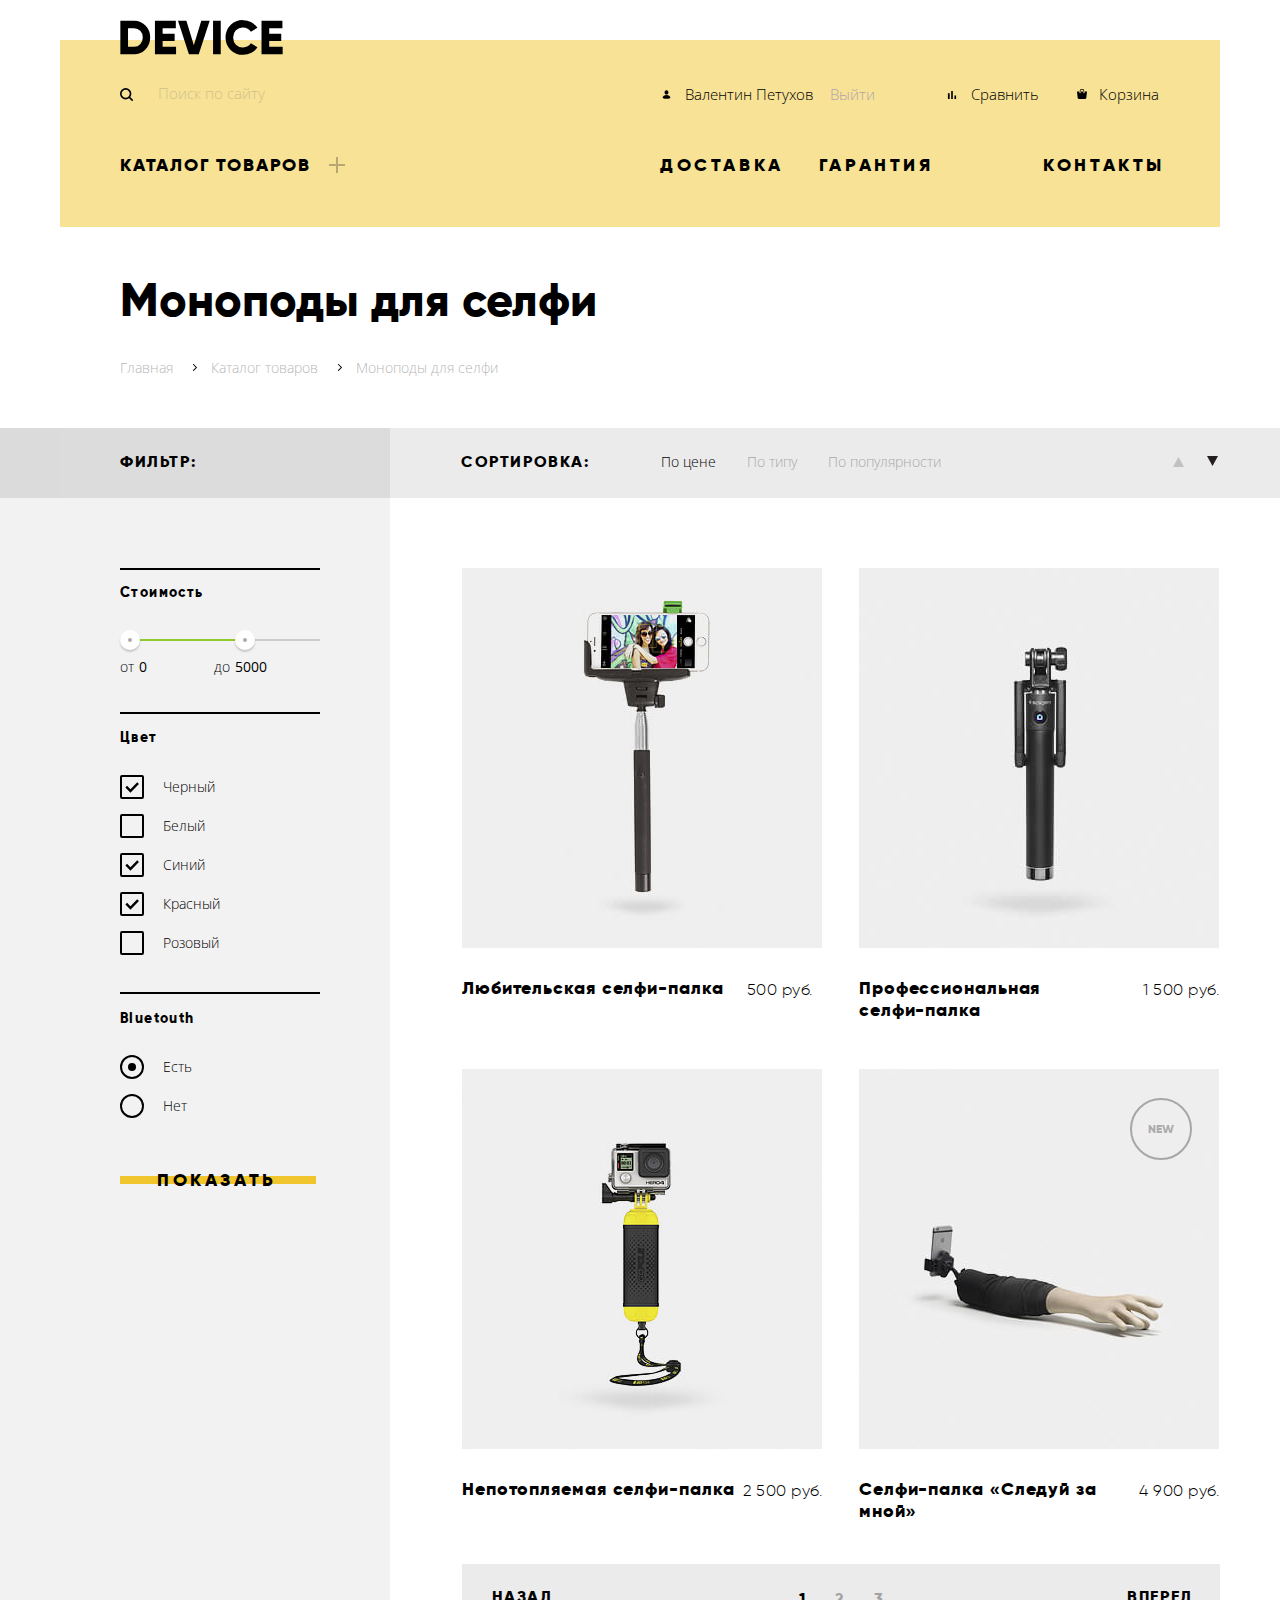
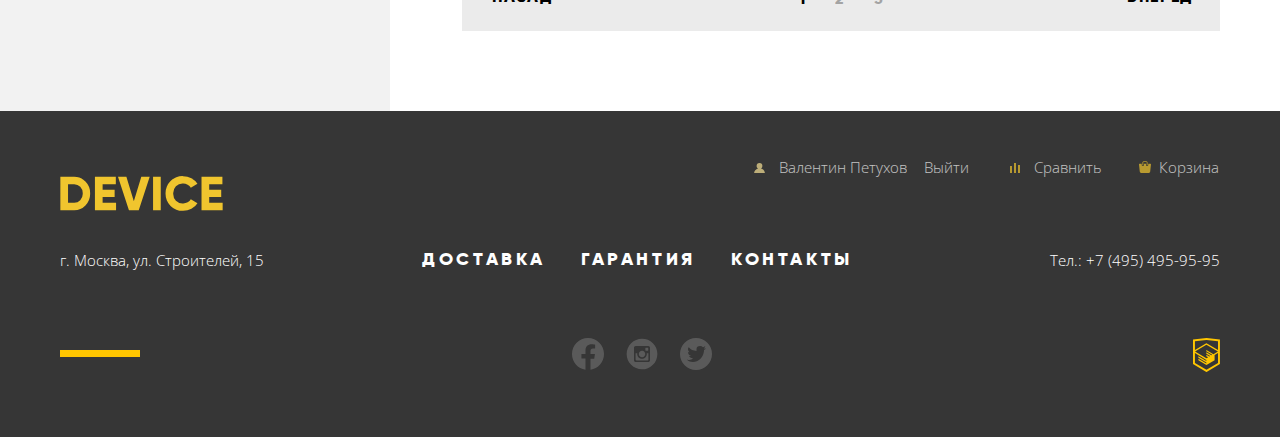
<file: catalog.html>
<!DOCTYPE html>
<html class="page" lang="ru">
<head>
  <meta charset="UTF-8">
  <title>Моноподы для селфи</title>
  <link href="https://fonts.googleapis.com/css2?family=Open+Sans&display=swap" rel="stylesheet">
  <link rel="stylesheet" href="css/normalize-min.css">
  <link rel="stylesheet" href="css/main-min.css">
</head>
<body class="page-body">
  <header class="header">
    <div class="container header-wrapper header-wrapper--catalog">
      <!--Logo-->
      <a class="logo header-logo" href="index.html" aria-label="Интернет магазин гаджетов Device">
        <svg xmlns="http://www.w3.org/2000/svg" viewBox="0 0 164 35" width="163" height="35">
          <path d="m0.35 0.7v33.6h13.532a15.723 15.723 0 0 0 11.72-4.824 16.464 16.464 0 0 0 4.712-11.976 16.465 16.465 0 0 0-4.712-11.976 15.723 15.723 0 0 0-11.72-4.824zm7.733 26.208v-18.819h5.8a8.648 8.648 0 0 1 6.5 2.568 9.412 9.412 0 0 1 2.489 6.84 9.41 9.41 0 0 1-2.489 6.84 8.646 8.646 0 0 1-6.5 2.568h-5.8zm34.8-5.952h12.082v-7.3h-12.086v-5.567h13.291v-7.389h-21.024v33.6h21.265v-7.392h-13.532v-5.952zm36.343 13.344 11.019-33.6h-8.458l-7.491 24.72-7.491-24.72h-8.457l11.019 33.6zm14.4 0h7.733v-33.6h-7.733zm38.615-1.416a15.514 15.514 0 0 0 6.041-5.688l-6.67-3.84a7.488 7.488 0 0 1-3.165 3.024 9.874 9.874 0 0 1-4.664 1.1 9.594 9.594 0 0 1-7.177-2.736 9.907 9.907 0 0 1-2.682-7.248 9.908 9.908 0 0 1 2.682-7.248 9.594 9.594 0 0 1 7.177-2.736 9.914 9.914 0 0 1 4.64 1.08 7.6 7.6 0 0 1 3.189 3.048l6.67-3.84a15.881 15.881 0 0 0-6.09-5.688 17.419 17.419 0 0 0-8.409-2.088 17.12 17.12 0 0 0-17.592 17.472 17.12 17.12 0 0 0 17.589 17.476 17.519 17.519 0 0 0 8.458-2.088zm17.881-11.928h12.082v-7.3h-12.085v-5.567h13.29v-7.389h-21.022v33.6h21.264v-7.392h-13.532v-5.952z"/>
        </svg>
      </a>
      <!--//Logo-->

      <!--User Links-->
      <div class="user-links-wrapper">
        <form class="search-form" action="https://echo.htmlacademy.ru" method="get">
          <label class="visually-hidden" for="search-form__input">Поиск по сайту</label>
          <input type="search" class="search-form__input" name="search-input" id="search-form__input" placeholder="Поиск по сайту">
          <button class="search-form__btn" type="submit">Найти</button>
        </form>
        <ul class="user-nav user-nav--catalog">
          <li>
            <a class="user-nav__item user-nav__item--user" href="#">Валентин Петухов</a>
            <a class="submit-btn submit-btn--header" href="#">Выйти</a>
          </li>
          <li>
            <a class="user-nav__item user-nav__item--compare" href="#">Сравнить</a>
          </li>
          <li>
            <a class="user-nav__item user-nav__item--cart" href="#">Корзина</a>
          </li>
        </ul>
      </div>
      <!--//Header Links-->

      <!--Header Nav-->
      <nav class="header-nav" aria-label="Меню сайта">
        <ul class="catalog-list" aria-label="Каталог товаров">
          <li>
            <a class="catalog-list__link" href="#">каталог товаров</a>
            <ul class="catalog-items">
              <li>
                <ul class="catalog-items--column">
                  <li>
                    <a class="catalog-item" href="#">Виртуальная реальность</a>
                  </li>
                  <li>
                    <a class="catalog-item" href="catalog.html">Моноподы для селфи</a>
                  </li>
                  <li>
                    <a class="catalog-item" href="#">Экшн-камеры</a>
                  </li>
                </ul>
              </li>
              <li>
                <ul class="catalog-items--column">
                  <li>
                    <a class="catalog-item" href="#">Фитнес-браслеты</a>
                  </li>
                  <li>
                    <a class="catalog-item" href="#">Умные часы</a>
                  </li>
                </ul>
              </li>
              <li>
                <ul class="catalog-items--column">
                  <li>
                    <a class="catalog-item blur" href="#">Квадрокоптер</a>
                  </li>
                </ul>
              </li>
            </ul>
          </li>
        </ul>
        <ul class="site-nav">
          <li>
            <a class="site-nav__item" href="#">доставка</a>
          </li>
          <li>
            <a class="site-nav__item" href="#">гарантия</a>
          </li>
          <li>
            <a class="site-nav__item" href="#">контакты</a>
          </li>
        </ul>
      </nav>
      <!--//Header Nav-->
    </div>
  </header>

  <main>
    <div class="container">
      <!--heading & breadcrumbs-->
      <h1 class="catalog-header">Моноподы для селфи</h1>
      <ul class="breadcrumbs">
        <li class="breadcrumbs__item--after">
          <a class="breadcrumbs__item" href="#">Главная</a>
        </li>
        <li class="breadcrumbs__item--after">
          <a class="breadcrumbs__item" href="#">Каталог товаров</a>
        </li>
        <li>
          <a class="breadcrumbs__item" href="#">Моноподы для селфи</a>
        </li>
      </ul>
    </div>
    <!--//heading & breadcrumbs-->

    <!--catalog-->
    <section class="catalog-wrapper">
      <h2 class="visually-hidden">Моноподы для селфи</h2>

      <div class="catalog-header-wrapper">
        <div class="container">
          <!--Filter Title-->
          <div class="filter-title">
            <h2>фильтр:</h2>
          </div>
          <!--//Filter Title-->

          <div class="result-title">
            <h2>сортировка:</h2>
            <ul class="result-title-sort">
              <li>
                <a class="result-title-sort__item result-title-sort__item--active" href="">По цене</a>
              </li>
              <li>
                <a class="result-title-sort__item" href="">По типу</a>
              </li>
              <li>
                <a class="result-title-sort__item" href="">По популярности</a>
              </li>
            </ul>
            <a class="result-title-up" href="#">
              <span class="visually-hidden">По уменьшению</span>
            </a>
            <a class="result-title-down" href="#">
              <span class="visually-hidden">По увеличению</span>
            </a>
          </div>
        </div>
      </div>

      <div class="catalog-content-wrapper">
        <div class="container">
          <aside class="filter">
            <form class="filter-form" action="https://echo.htmlacademy.ru" method="get">
              <div class="filter-form-price">
                <section>
                  <h3 class="filter-form-title">Стоимость</h3>
                  <div class="filter-form-price__line">
                    <div class="filter-form-price__scale">
                      <div class="filter-form-price__bar"></div>
                    </div>
                    <div class="filter-form-price__toggle filter-form-price__toggle--min"></div>
                    <div class="filter-form-price__toggle filter-form-price__toggle__max"></div>
                  </div>
                  <div class="filter-form-price__controls">
                    <label class="filter-form-price__min">
                      от <input type="number" name="min-price" value="0">
                    </label>
                    <label class="filter-form-price__max">
                      до <input type="number" name="max-price" value="5000">
                    </label>
                  </div>
                </section>
              </div>

              <div class="filter-form-color">
                <section>
                  <h3 class="filter-form-title">Цвет</h3>
                  <!--black-->
                  <label class="filter-form-color__label" for="black">
                    <input class="checkbox" type="checkbox" id="black" name="black" checked>
                    <span class="filter-form-color__checkbox"></span>
                    Черный
                  </label>
                  <!--//black-->
                  <!--white-->
                  <label class="filter-form-color__label" for="white">
                    <input class="checkbox" type="checkbox" id="white" name="white">
                    <span class="filter-form-color__checkbox"></span>
                    Белый
                  </label>
                  <!--//white-->
                  <!--blue-->
                  <label class="filter-form-color__label" for="blue">
                    <input class="checkbox" type="checkbox" id="blue" name="blue" checked>
                    <span class="filter-form-color__checkbox"></span>
                    Синий
                  </label>
                  <!--//blue-->
                  <!--red-->
                  <label class="filter-form-color__label" for="red">
                    <input class="checkbox" type="checkbox" id="red" name="red" checked>
                    <span class="filter-form-color__checkbox"></span>
                    Красный
                  </label>
                  <!--//red-->
                  <!--pink-->
                  <label class="filter-form-color__label" for="pink">
                    <input class="checkbox" type="checkbox" id="pink" name="pink">
                    <span class="filter-form-color__checkbox"></span>
                    Розовый
                  </label>
                  <!--//white-->
                </section>
              </div>

              <div class="filter-form-bluetooth">
                <section>
                  <h3 class="filter-form-title">Bluetouth</h3>
                  <!--yes-->
                  <label class="filter-form-bluetooth__yes" for="yes">
                    <input class="radio" type="radio" id="yes" name="bluetooth-choice" value="yes" checked>
                    <span class="filter-form-bluetooth__radio"></span>
                    Есть
                  </label>
                  <!--//yes-->
                  <!--no-->
                  <label class="filter-form-bluetooth__no" for="no">
                    <input class="radio" type="radio" id="no" name="bluetooth-choice" value="no">
                    <span class="filter-form-bluetooth__radio"></span>
                    Нет
                  </label>
                  <!--//no-->
                </section>
              </div>

              <button class="filter-form__show link" type="submit">показать</button>
            </form>
          </aside>

          <section class="result">
            <div class="result-slider">
              <article class="device-card">
                <img src="img/monopod/item1.jpg" alt="Любительская селфи-палка" width="360" height="380">
                <div class="device-card-desc">
                  <a class="device-card-link" href="#">
                    <h3 class="device-card-desc__title">Любительская селфи-палка</h3>
                  </a>
                  <span class="device-card-desc__price">500 руб.</span>
                </div>
                <div class="device-card-new visually-hidden">new</div>
                <div class="device-card-hover">
                  <button class="put-in-cart link">в корзину</button>
                  <button class="compare">Добавить к сравнению</button>
                </div>
              </article>
              <article class="device-card">
                <img src="img/monopod/item2.jpg" alt="Профессиональная селфи-палка" width="360" height="380">
                <div class="device-card-desc">
                  <a class="device-card-link" href="#">
                    <h3 class="device-card-desc__title">Профессиональная <br>селфи-палка</h3>
                  </a>
                  <span class="device-card-desc__price">1&nbsp;500 руб.</span>
                </div>
                <div class="device-card-new visually-hidden">new</div>
                <div class="device-card-hover">
                  <button class="put-in-cart link">в корзину</button>
                  <button class="compare">Добавить к сравнению</button>
                </div>
              </article>
              <article class="device-card device-card--row">
                <img src="img/monopod/item3.jpg" alt="Непотопляемая селфи-палка" width="360" height="380">
                <div class="device-card-desc">
                  <a class="device-card-link" href="#">
                    <h3 class="device-card-desc__title">Непотопляемая селфи-палка</h3>
                  </a>
                  <span class="device-card-desc__price">2&nbsp;500 руб.</span>
                </div>
                <div class="device-card-new visually-hidden">new</div>
                <div class="device-card-hover">
                  <button class="put-in-cart link">в корзину</button>
                  <button class="compare">Добавить к сравнению</button>
                </div>
              </article>
              <article class="device-card device-card--row">
                <img src="img/monopod/item4.jpg" alt="Селфи-палка «Следуй за мной»" width="360" height="380">
                <div class="device-card-desc">
                  <a class="device-card-link" href="#">
                    <h3 class="device-card-desc__title">Селфи-палка «Следуй за мной»</h3>
                  </a>
                  <span class="device-card-desc__price">4&nbsp;900 руб.</span>
                </div>
                <div class="device-card-new">new</div>
                <div class="device-card-hover">
                  <button class="put-in-cart link">в корзину</button>
                  <button class="compare">Добавить к сравнению</button>
                </div>
              </article>

              <div class="result-controls">
                <button class="result-controls__back" type="button">назад</button>
                <ul class="result-controls__pages" aria-label="Страницы с результатом поиска">
                  <li>
                    <a class="result-controls__page result-controls__page--active" href="" aria-label="Страница 1">1</a>
                  </li>
                  <li>
                    <a class="result-controls__page" href="" aria-label="Страница 2">2</a>
                  </li>
                  <li>
                    <a class="result-controls__page" href="" aria-label="Страница 3">3</a>
                  </li>
                </ul>
                <button class="result-controls__forward" type="button">вперед</button>
              </div>
            </div>
          </section>
        </div>
      </div>
    </section>
  </main>

  <footer class="footer footer--catalog">
    <div class="container">
      <!--First Line-->
      <div class="row">
        <!--Logo-->
        <a class="logo logo-footer" href="index.html" aria-label="Интернет магазин гаджетов Device">
          <svg xmlns="http://www.w3.org/2000/svg" viewBox="0 0 164 35" width="163" height="35">
            <path d="m0.35 0.7v33.6h13.532a15.723 15.723 0 0 0 11.72-4.824 16.464 16.464 0 0 0 4.712-11.976 16.465 16.465 0 0 0-4.712-11.976 15.723 15.723 0 0 0-11.72-4.824zm7.733 26.208v-18.819h5.8a8.648 8.648 0 0 1 6.5 2.568 9.412 9.412 0 0 1 2.489 6.84 9.41 9.41 0 0 1-2.489 6.84 8.646 8.646 0 0 1-6.5 2.568h-5.8zm34.8-5.952h12.082v-7.3h-12.086v-5.567h13.291v-7.389h-21.024v33.6h21.265v-7.392h-13.532v-5.952zm36.343 13.344 11.019-33.6h-8.458l-7.491 24.72-7.491-24.72h-8.457l11.019 33.6zm14.4 0h7.733v-33.6h-7.733zm38.615-1.416a15.514 15.514 0 0 0 6.041-5.688l-6.67-3.84a7.488 7.488 0 0 1-3.165 3.024 9.874 9.874 0 0 1-4.664 1.1 9.594 9.594 0 0 1-7.177-2.736 9.907 9.907 0 0 1-2.682-7.248 9.908 9.908 0 0 1 2.682-7.248 9.594 9.594 0 0 1 7.177-2.736 9.914 9.914 0 0 1 4.64 1.08 7.6 7.6 0 0 1 3.189 3.048l6.67-3.84a15.881 15.881 0 0 0-6.09-5.688 17.419 17.419 0 0 0-8.409-2.088 17.12 17.12 0 0 0-17.592 17.472 17.12 17.12 0 0 0 17.589 17.476 17.519 17.519 0 0 0 8.458-2.088zm17.881-11.928h12.082v-7.3h-12.085v-5.567h13.29v-7.389h-21.022v33.6h21.264v-7.392h-13.532v-5.952z"/>
          </svg>
        </a>
        <!--//Logo-->

        <!--Footer Links-->
        <div class="footer-links-wrapper">
          <ul class="user-nav user-nav--footer">
            <li>
              <a class="user-nav__item user-nav__item--footer user-nav__item--catalog" href="#">
                <svg xmlns="http://www.w3.org/2000/svg" width="11" height="10" viewBox="0 0 13 12">
                  <path class="user-nav__item--path" fill="#272525" d="M.032 12h12.937c-.163-2.643-2.074-4.837-4.671-5.543a3.47 3.47 0 0 0 1.687-2.972 3.485 3.485 0 0 0-6.97 0c0 1.264.68 2.361 1.688 2.972C2.106 7.163.194 9.357.032 12z"/>
                </svg>
                Валентин Петухов</a>
              <a class="submit-btn" href="#">Выйти</a>
            </li>
            <li>
              <a class="user-nav__item user-nav__item--compare user-nav__item--catalog" href="#">
                <svg xmlns="http://www.w3.org/2000/svg" width="10" height="10" viewBox="0 0 10 10">
                  <path class="user-nav__item--path" d="M8 2h1.984v8H8zM0 3h1.984v7H0zM4 0h2v10H4z"/>
                </svg>
                Сравнить</a>
            </li>
            <li>
              <a class="user-nav__item user-nav__item--cart user-nav__item--catalog" href="#">
                <svg xmlns="http://www.w3.org/2000/svg" width="12" height="12" viewBox="0 0 12 12">
                  <path class="user-nav__item--path" d="M11.864 3.017a.429.429 0 0 0-.327-.154H9.225V4.09c0 .563-.484 1.022-1.08 1.022-.594 0-1.078-.458-1.078-1.022V2.863H4.909V4.09c0 .563-.485 1.022-1.08 1.022-.595 0-1.078-.458-1.078-1.022V2.863H.438a.43.43 0 0 0-.327.154.472.472 0 0 0-.108.358l.776 7.134c.015.806.642 1.455 1.411 1.455h7.595c.77 0 1.396-.649 1.411-1.455l.776-7.134a.476.476 0 0 0-.108-.358z"/>
                  <path class="user-nav__item--path" d="M3.829 4.499c.239 0 .433-.184.433-.409V1.84c0-.632.672-1.022 1.295-1.022h1.079c.655 0 1.078.401 1.078 1.022v2.25c0 .225.194.409.431.409.239 0 .433-.184.433-.409V1.84C8.577.773 7.761 0 6.636 0H5.557c-1.19 0-2.159.826-2.159 1.84v2.25c0 .225.194.409.431.409z"/>
                </svg>
                Корзина</a>
            </li>
          </ul>
        </div>
        <!--//Footer Links-->
      </div>
      <!--//First Line-->

      <!--Second Line-->
      <div class="row">
        <span class="footer-address">г. Москва, ул. Строителей, 15</span>
        <ul class="site-nav footer-nav">
          <li>
            <a class="site-nav__item footer-nav__item" href="#">доставка</a>
          </li>
          <li>
            <a class="site-nav__item footer-nav__item" href="#">гарантия</a>
          </li>
          <li>
            <a class="site-nav__item footer-nav__item" href="#">контакты</a>
          </li>
        </ul>
        <span class="footer-phone">Тел.:
          <a href="tel:+74954959595">+7 (495) 495-95-95</a>
        </span>
      </div>
      <!--//Second Line-->

      <!--Third Line-->
      <div class="row">
        <div class="yellow-line"></div>
        <div class="footer-social">
          <a class="social-button social-facebook" href="#">
            <span class="visually-hidden">Facebook</span>
          </a>
          <a class="social-button social-instagram" href="#">
            <span class="visually-hidden">Instagram</span>
          </a>
          <a class="social-button social-twitter" href="#">
            <span class="visually-hidden">Twitter</span>
          </a>
        </div>
        <a class="developer" href="https://htmlacademy.ru/intensive/htmlcss" target="_blank">
          <svg xmlns="http://www.w3.org/2000/svg" width="26.943" height="34.09" viewBox="0 0 26.943 34.09">
            <path class="developer__logo" fill="#FFC600" d="M13.62.017L13.472 0 0 1.412v24.661l13.473 8.017 13.43-7.99.042-.025V1.412L13.62.017zm11.399 12.11L13.495 5.334l-.001-.104-.087.05-.088-.056v.109L1.925 12.118V3.147l11.548-1.212L25.02 3.147v8.98zm-11.614-5.34L24.923 13.5l-4.479 2.64-7.093-4.221-.014 1.415 5.904 3.513-.86.507-5.03-2.992-.014 1.415 3.827 2.275-.782.523-3.031-1.787-.014 1.413 1.853 1.091-1.8 1.081-11.356-6.751 11.371-6.835zm-11.48 8.34l11.411 6.791.016 1.044-7.942-4.728-.015 1.416 7.979 4.795.018 1.076-7.973-4.74-.013 1.414 8.021 4.822.046.025 8.143-4.872-.011-5.177 3.415-2.036v10.021L13.472 31.85 1.925 24.979v-9.852z"/>
          </svg>
          <span class="visually-hidden">HTML Academy</span>
        </a>
      </div>
      <!--//Third Line-->
    </div>
  </footer>
  <script src="js/catalog-min.js" defer></script>
</body>
</html>
</file>
<file: css/main-min.css>
@font-face{font-family:'GilroyExtraBold';src:url(../fonts/web/gilroyextrabold.woff) format('woff'),url(../fonts/web/gilroyextrabold.woff2) format('woff2');font-weight:800;font-style:normal}@font-face{font-family:'GilroyLight';src:url(../fonts/web/gilroylight.woff) format('woff'),url(../fonts/web/gilroylight.woff2) format('woff2');font-weight:300;font-style:normal}:root{--basic-black: #000000;--basic-dark: #363636;--basic-grey: #464646;--basic-half-grey: #7E7E7E;--basic-grey-light: #E5E5E5;--basic-white: #FFFFFF;--special-yellow-dark: #F0C52E;--special-yellow-light: #F7E296;--special-green: #91C92F;--special-grey: #f2f2f2;--special-grey-dark: #eaeaea;--special-grey-bg: #DCDCDC;--special-yellow-line: #FFC600;--controls-grey: #EBEBEB;--controls-grey-active: #D9D9D9;--status-pink: #F6DADA}body{margin:0;padding:0;min-width:1160px;font-family:'Open Sans',Arial,sans-serif;font-size:15px;font-weight:300;color:var(--basic-black);line-height:28px}body.lock{overflow:hidden}a{text-decoration:none}img{max-width:100%;height:auto}*,::after,::before{box-sizing:border-box}.footer :focus,:focus{outline:1px dotted var(--basic-black);outline-offset:1px}.footer :focus{outline:1px dotted var(--special-yellow-light)}.visually-hidden{position:absolute;clip:rect(0 0 0 0);width:1px;height:1px;margin:-1px;overflow:hidden}.container{margin:0 auto;position:relative;width:1160px}.logo{width:163px;height:35px;transition:ease-in .2s}.link{padding-left:44px;padding-right:39px;height:40px;display:inline-block;vertical-align:middle;background-image:linear-gradient(transparent 16px,var(--special-yellow-dark) 16px,var(--special-yellow-dark) 24px,transparent 24px);font-family:'GilroyExtraBold',Arial,sans-serif;font-size:18px;color:var(--basic-black);line-height:40px;letter-spacing:.2em;text-transform:uppercase}.link:active,.link:hover{background-image:linear-gradient(var(--special-yellow-dark) 0,var(--special-yellow-dark) 40px)}.link:active{color:rgba(0,0,0,.3)}.page{height:100%}.page-body{min-height:100%;display:grid;grid-template-rows:-webkit-min-content 1fr -webkit-min-content;grid-template-rows:min-content 1fr min-content;align-content:start}.header-wrapper{margin-top:20px;padding:0 60px 20px;background-image:linear-gradient(transparent 20px,var(--special-yellow-light) 20px)}.header-logo:hover{opacity:.6}.header-logo:active{opacity:.3}.user-links-wrapper{margin-top:5px;margin-bottom:35px;display:flex;justify-content:space-between;align-items:center}.search-form{display:flex}.search-form__input{margin:0;padding-left:38px;width:356px;height:50px;border:0;border-bottom:2px solid transparent;position:relative;background:0 0;background-image:url(../img/icons/search.svg);background-size:13px 13px;background-repeat:no-repeat;background-position:left 19px}.search-form__input:focus{border-bottom:2px solid var(--basic-black)}.search-form__input::-webkit-input-placeholder{font-weight:300;line-height:20px;opacity:.3}.search-form__input:-ms-input-placeholder{font-weight:300;line-height:20px;opacity:.3}.search-form__input:-moz-placeholder,.search-form__input::-moz-placeholder{font-weight:300;line-height:20px;opacity:.3}.search-form__input:hover::-webkit-input-placeholder{opacity:.6}.search-form__input:hover:-ms-input-placeholder{opacity:.6}.search-form__input:hover:-moz-placeholder,.search-form__input:hover::-moz-placeholder{opacity:.6}.search-form__input:focus::-webkit-input-placeholder{opacity:1}.search-form__input:focus:-ms-input-placeholder{opacity:1}.search-form__input:focus:-moz-placeholder,.search-form__input:focus::-moz-placeholder{opacity:1}.search-form__btn{width:84px;height:50px;border:2px solid var(--basic-black);display:none;background-color:transparent;font-weight:300;text-transform:uppercase}.search-form__btn:hover{background-color:var(--basic-black);color:var(--basic-white)}.search-form__btn:active{background-color:var(--basic-black);color:rgba(255,255,255,.3)}.search-form__btn--focus{display:inline-block;vertical-align:middle}.user-nav{margin:1px;padding:0;width:497px;display:flex;justify-content:space-between;flex-wrap:wrap;list-style:none;font-weight:300;line-height:20px}.user-nav li{margin-left:42px}.user-nav--catalog li{margin-left:38px}.user-nav li:first-child{margin-left:0;margin-right:auto}.user-nav__item{height:50px;display:inline-block;color:var(--basic-black);line-height:50px;vertical-align:middle}.user-nav__item:hover{opacity:.6}.user-nav__item:focus{opacity:.3}.user-nav__item--user{padding-left:23px;background-image:url(../img/icons/user.svg);background-size:9px 9px;background-repeat:no-repeat;background-position:left 21px}.user-nav__item--cart,.user-nav__item--compare{padding-left:26px;background-image:url(../img/icons/compare.svg);background-size:10px 10px;background-repeat:no-repeat;background-position:2px 21px}.user-nav__item--cart{padding-left:22px;background-image:url(../img/icons/cart.svg);background-position:left 20px}.header-nav{display:flex;justify-content:space-between}.catalog-list,.site-nav{margin:0;padding:0;list-style:none;font-family:'GilroyExtraBold',Arial,sans-serif;font-size:18px;line-height:21px;text-transform:uppercase}.catalog-items a,.catalog-list__link,.site-nav__item{color:var(--basic-black)}.catalog-items a:hover,.catalog-list__link:hover,.site-nav__item:hover{opacity:.6}.catalog-items a:active,.catalog-list__link:active,.site-nav__item:active{opacity:.3}.catalog-list__link{position:relative;padding-right:32px}.catalog-list__link::after{content:'';width:16px;height:16px;position:absolute;right:-2px;top:3px;display:block;background-image:url(../img/icons/plus.svg);background-repeat:no-repeat;background-position:center;background-size:cover;opacity:.3}.site-nav{width:500px;display:flex;flex-wrap:wrap;letter-spacing:.2em}.site-nav li{margin-right:35px}.site-nav li:last-child{margin-left:auto;margin-right:-5px}.catalog-list{letter-spacing:.1em}.catalog-items{padding:12px 60px 50px;width:100%;position:absolute;left:0;top:174px;display:none;background-color:var(--special-yellow-light);list-style:none;font-family:'Open Sans',Arial,sans-serif;font-size:15px;line-height:36px;letter-spacing:normal;text-transform:none;z-index:1}.catalog-items--nojs{position:initial;display:flex}.catalog-items--open{display:flex}.catalog-items--column{margin:0 61px 0 0;padding:0;list-style:none}.slider{padding-top:3px;position:relative;background-image:linear-gradient(var(--special-yellow-light) 143px,transparent 143px)}.slider-item{display:none;justify-content:space-between}.slider-item--first::before,.slider-item--second::before,.slider-item--third::before{content:"01";position:absolute;top:93px;right:48px;display:block;font-family:'GilroyExtraBold',Arial,sans-serif;font-size:179px;color:var(--basic-white)}.slider-item--second::before,.slider-item--third::before{content:"02";right:50px}.slider-item--third::before{content:"03"}.slider-item-photo{padding-left:90px;display:flex;justify-content:center;align-items:center;flex-shrink:0;padding-right:20px}.slider-item-desc{width:560px;padding-top:107px;position:relative}.slider-item-desc::after{content:"";width:100px;height:7px;position:absolute;top:47px;left:0;display:block;background-color:var(--basic-white)}.slider-item-desc__slogan{font-family:'GilroyExtraBold',Arial,sans-serif;font-size:47px;line-height:56px;z-index:1}.slider-item-desc__text{margin-top:28px;line-height:20px}.slider-item-desc a{margin-top:35px}.slider-item-desc__features{margin-top:47px;margin-left:-2px}.slider-item-desc__features td{padding-right:59px;font-size:13px;letter-spacing:.1em}.slider-item-desc__features .slider-item-desc__main{font-family:'GilroyLight',Arial,sans-serif;font-size:36px;line-height:44px;letter-spacing:.1em}.slider__toggles{padding:0;width:72px;position:absolute;right:88px;bottom:144px;display:flex;justify-content:space-between}.slider__toggle{margin:0;padding:0;width:12px;height:12px;border:0;background-color:transparent;background-image:url(../img/icons/slider-button-empty.svg);background-repeat:no-repeat;background-size:cover}.slider__toggle--active,.slider__toggle:focus,.slider__toggle:hover{background-image:url(../img/icons/slider-button.svg)}.features .container,.slider-show{display:flex}.item-list{padding-top:110px;padding-bottom:49px}.items{padding:0;display:grid;grid-template-columns:1fr 1fr 1fr 1fr 1fr 1fr;-moz-column-gap:40px;column-gap:40px;list-style:none}.items li{margin:0;padding:0}.item-link__image,.items{margin:0}.item-link__image--wrapper{margin-bottom:33px;width:160px;height:160px;display:flex;justify-content:center;align-items:center;background-color:var(--special-yellow-light)}.item-link:hover .item-link__image--wrapper{background-color:var(--special-yellow-dark)}.item-link:active .item-link__image--g{fill-opacity:.3}.item-link__desc{margin-bottom:20px;font-family:'GilroyExtraBold',Arial,sans-serif;font-size:18px;color:var(--basic-black);letter-spacing:.05em}.item-link:active .item-link__desc{opacity:.3}.features{padding-top:107px;padding-bottom:122px;background-image:linear-gradient(transparent 126px,var(--basic-grey-light) 126px)}.features-toggle-wrapper{width:277px;display:flex;flex-direction:column}.features__toggle{margin-bottom:21px;width:277px}.features__toggle:hover .link{cursor:pointer}.features__toggle--active,.features__toggle:active{background-color:var(--basic-black)}.features__toggle .link{padding:0;width:160px;text-align:center}.features__toggle--active .link,.features__toggle:active .link{background-image:none;color:var(--special-yellow-light)}.features__toggle:last-child{margin-bottom:0}.features-toggle-wrapper{position:relative}.features-toggle-wrapper::after{content:"";width:7px;height:320px;position:absolute;right:-7px;top:-78px;background-color:var(--basic-black)}.features-content-box{padding-left:123px;position:relative;display:none}.features-content-box--show{display:block}.section-title{font-family:'GilroyExtraBold',Arial,sans-serif;font-size:47px;line-height:58px;letter-spacing:.2em}.features-content-box .section-title{margin:-10px 0 40px}.features-content-box p{max-width:495px;font-weight:300;line-height:28px;letter-spacing:.1em}.features-content-box--guarantee p{max-width:574px}.features-content-box--credit p{max-width:540px}.features-content-box--delivery::before{content:"";width:136px;height:164px;position:absolute;right:-263px;top:0;background-image:url(../img/icons/delivery.svg);background-repeat:no-repeat;background-size:cover}.features-content-box--credit::before,.features-content-box--guarantee::before{content:"";width:171px;height:195px;position:absolute;right:-202px;top:-17px;background-image:url(../img/icons/warranty.svg);background-repeat:no-repeat;background-size:cover}.features-content-box--credit::before{width:156px;height:188px;right:-213px;top:-22px;background-image:url(../img/icons/credit.svg)}.brands{padding-top:90px;padding-bottom:45px}.brands-list{padding:0;margin:0;display:flex;justify-content:flex-start;align-items:center;flex-wrap:wrap;list-style:none}.brands-list li{margin-right:40px}.brands-list li:nth-child(4n){margin-right:0}.brand-item{-webkit-filter:grayscale(1);filter:grayscale(1);opacity:.2}.brand-item:hover{opacity:1;-webkit-filter:none;filter:none}.wrapper{padding-top:37px;padding-bottom:77px}.wrapper .container{display:flex;justify-content:space-between}.about{width:475px}.contacts{width:560px}.wrapper .section-title{margin:0 0 40px}.wrapper .about,.wrapper .contacts{padding-top:57px;position:relative}.wrapper .about::before,.wrapper .contacts::before{content:"";width:80px;height:7px;position:absolute;top:0;left:0;background-color:var(--basic-black)}.wrapper p{margin-bottom:40px;font-weight:300}.about-partners{margin:60px 0 0;padding:0;list-style:none}.about-partners__item{margin-bottom:14px;padding-left:32px;position:relative;font-family:'GilroyExtraBold',Arial,sans-serif;font-size:16px}.about-partners__item::before{content:"";margin-top:-4px;width:8px;height:8px;position:absolute;left:0;top:50%;border:2px solid var(--basic-grey-light);border-radius:50%}.about .link{margin-top:55px;padding-left:24px;padding-right:18px}.contacts .link{margin-top:65px;padding-left:40px;padding-right:40px}.footer{padding-top:45px;padding-bottom:65px;background-color:var(--basic-dark)}.logo-footer{margin-top:20px}.logo-footer path{fill:var(--special-yellow-dark)}.logo:hover{opacity:.6}.logo:active{opacity:.3}.footer .row{display:flex;justify-content:space-between;align-items:flex-start}.footer .row:first-of-type{margin-bottom:36px;align-items:flex-start}.footer .row:nth-of-type(2n){margin-bottom:64px}.user-nav--footer{width:auto}.user-nav--footer li{margin-left:15px}.user-nav--footer .user-nav__item{height:auto;background-image:none;color:var(--basic-white);line-height:1;opacity:.7;margin-top:-2px}.user-nav--footer .user-nav__item:hover{opacity:1}.user-nav--footer .user-nav__item:active{opacity:.3}.user-nav__item svg{margin-right:11px}.user-nav__item--path{fill:var(--special-yellow-dark);opacity:1}.footer-nav__item:hover,.user-nav__item:hover .user-nav__item--path{opacity:.6}.footer-address{color:var(--basic-white);max-width:250px}.footer-nav{margin-top:3px;display:flex;justify-content:center;align-items:center;flex-wrap:wrap}.footer-nav li:last-child{margin-left:0}.footer-nav__item,.footer-phone,.footer-phone a{color:var(--basic-white)}.footer-nav__item:active{opacity:.3}.footer-phone{margin-left:44px;max-width:250px}.yellow-line{margin-top:12px;width:80px;height:7px;background-color:var(--special-yellow-line)}.social-button{margin-right:18px;width:32px;height:32px;display:inline-block;vertical-align:middle;opacity:.3}.social-button:last-child{margin-right:0}.social-button:hover{opacity:1}.social-button:active{opacity:.1}.social-facebook{background-image:url(../img/icons/fb.svg);background-repeat:no-repeat}.social-instagram,.social-twitter{background-image:url(../img/icons/instagram.svg);background-repeat:no-repeat}.social-twitter{background-image:url(../img/icons/twitter.svg)}.developer{margin-left:50px;width:27px;height:34px;display:inline-block;vertical-align:middle}.developer:hover .developer__logo{fill-opacity:.6}.developer:active .developer__logo{fill-opacity:.3}.popup{width:100%;height:100%;position:fixed;top:0;left:0;background-color:rgba(0,0,0,.8);visibility:hidden;opacity:0;overflow-y:auto;overflow-x:hidden;transition:all .8s ease 0s}.popup.open{opacity:1;visibility:visible}.popup.open .popup-content{transform:perspective(600px) translate(0,0) rotateX(0deg);opacity:1}.popup-body{min-height:100%;display:flex;align-items:center;justify-content:center}.popup-content{padding:92px 100px 55px;min-width:960px;min-height:550px;position:relative;background-color:var(--basic-white);transition:all .8s ease 0s;opacity:0;transform:perspective(600px) translate(0,-100%) rotateX(45deg)}.popup-content.popup-content--map{padding:0;min-width:994px;min-height:593px;background-color:transparent}.popup-content--map iframe{border:0}.popup-content-close{width:55px;height:55px;position:absolute;top:20px;right:20px;display:inline-block;vertical-align:middle;background-image:url(../img/icons/modal-close.svg);opacity:.7}.popup-content--map .popup-content-close{top:29px;right:36px}.popup-content-close:hover{opacity:1}.popup-content-close:active{opacity:.3}.popup-content-form__container{margin-bottom:32px;display:flex;justify-content:space-between}.filter-form-bluetooth section,.filter-form-color section,.popup-content-form__wrapper{display:flex;flex-direction:column}.popup-content-form__input:invalid{border:2px solid transparent;background-color:#f6dada;color:rgba(0,0,0,.4)}.popup-content-form__input:invalid:focus{border:2px solid transparent}.popup-content-form__input,.popup-content-form__input:required{padding:17px 0 17px 20px;width:360px;border:2px solid transparent;background-color:var(--special-grey)}.popup-content-form__input:hover,.popup-content-form__input:hover:required{background-color:var(--special-grey-dark)}.popup-content-form__input:focus,.popup-content-form__input:focus:required{border:2px solid var(--special-yellow-light);background-color:transparent;color:var(--basic-black)}.popup-content-form__input--textarea,.popup-content-form__input--textarea:required{width:auto;min-height:167px}.popup-content-form__wrapper label{margin-bottom:10px;font-family:'GilroyExtraBold',Arial,sans-serif;font-size:18px;font-weight:800;line-height:22px}.popup-content button{margin-top:45px;border:0;background-color:transparent;line-height:initial}.popup-content-form__input--email,.popup-content-form__input--name,.popup-content-form__input--textarea{transition:all .3s}.error{transform:scale(1.15);border:2px solid transparent;background-color:#f6dada;color:rgba(0,0,0,.4)}.submit-btn{margin-left:13px;border:0;background-color:transparent;opacity:.3;cursor:pointer}.submit-btn.submit-btn--header{vertical-align:middle}.submit-btn:hover{opacity:1}.submit-btn:active{opacity:.3}.header-wrapper--catalog{padding-bottom:51px}.catalog-header{margin-top:44px;margin-bottom:24px;margin-left:60px;font-family:'GilroyExtraBold',Arial,sans-serif;font-size:47px;line-height:58px}.breadcrumbs{margin:20px 0 0 60px;padding:0;display:flex;list-style:none}.breadcrumbs li{position:relative}.breadcrumbs__item{padding-right:13px;margin-right:25px}.breadcrumbs__item,.breadcrumbs__item a{font-size:14px;opacity:.3;color:var(--basic-black)}.breadcrumbs__item:hover,.breadcrumbs__item:hover a{opacity:.6}.breadcrumbs__item:active,.breadcrumbs__item:active a{opacity:.1}.breadcrumbs__item--after::after{content:"";width:12px;height:12px;position:absolute;right:10px;top:50%;background-image:url(../img/icons/nav-arrow.svg);background-size:initial;background-repeat:no-repeat;background-position:center;transform:translateY(-50%)}.catalog-wrapper{margin-top:46px}.catalog-header-wrapper{background-image:linear-gradient(to right,#dbdbdb 30%,#ebebeb 30%)}.catalog-header-wrapper .container{display:flex}.filter-title{min-width:330px;padding-left:60px;padding-top:20px;padding-bottom:22px;background-color:var(--special-grey-bg)}.filter-title h2,.result-title h2{margin:0 71px 0 0;font-family:'GilroyExtraBold',Arial,sans-serif;font-size:16px;letter-spacing:.1em;text-transform:uppercase}.result-title{padding-top:19px;padding-bottom:22px;padding-left:71px;display:flex;align-items:center}.result-title-sort{margin:0 9px 0 0;padding:0;min-width:500px;display:flex;flex-wrap:wrap;list-style:none}.result-title-sort li:not(:last-child){margin-right:31px}.result-title-sort__item{font-size:14px;color:var(--basic-black);opacity:.3}.result-title-sort__item:hover{opacity:.6}.result-title-sort__item--active,.result-title-sort__item:active{opacity:1}.result-title-down,.result-title-up{width:18px;height:18px;display:inline-block;vertical-align:middle;background-image:url(../img/icons/icon-up-dir.svg);background-repeat:no-repeat;background-size:initial;background-position:center;opacity:.2}.result-title-down{margin-left:16px;margin-top:-1px;background-image:url(../img/icons/icon-down-dir.svg);opacity:1}.result-title-down:hover,.result-title-up:hover{opacity:.4}.result-title-up:active{opacity:1}.catalog-content-wrapper{background-image:linear-gradient(to right,var(--special-grey) 30%,transparent 30%)}.catalog-content-wrapper .container,.device-card:hover .device-card-hover{display:flex}.filter{padding-left:60px;min-width:330px;background-color:var(--special-grey)}.filter-form-title{margin:0}.result-slider{padding-top:70px;padding-left:72px;display:flex;flex-wrap:wrap}.device-card{width:360px;margin-bottom:48px;position:relative}.device-card--row{margin-bottom:42px}.device-card:nth-child(odd){margin-right:37px}.device-card-desc{margin-top:21px;display:flex;justify-content:space-between}.device-card-desc__title{margin:0;max-width:275px;font-family:'GilroyExtraBold',Arial,sans-serif;font-size:18px;line-height:22px;letter-spacing:.05em;color:var(--basic-black)}.device-card-desc__price{margin-top:-1px;min-width:75px;font-family:'GilroyLight',Arial,sans-serif;font-weight:300;font-size:16px;letter-spacing:.03em}.device-card-hover,.device-card-new{position:absolute;justify-content:center;align-items:center}.device-card-new{width:62px;height:62px;border:2px solid rgba(0,0,0,.3);border-radius:50%;right:27px;top:29px;display:flex;font-family:'GilroyExtraBold',Arial,sans-serif;font-size:12px;color:rgba(0,0,0,.3);text-transform:uppercase}.device-card-hover{width:360px;height:380px;top:0;left:0;display:none;flex-direction:column}.compare,.put-in-cart{border:0;cursor:pointer}.put-in-cart{margin-bottom:13px;background-color:transparent;line-height:initial}.compare{background:0 0;font-size:13px;line-height:18px;letter-spacing:.1em;opacity:.5}.compare:hover{opacity:1}.compare:active{opacity:.2}.device-card:hover img{opacity:.7}.device-card:focus-within .device-card-hover{display:flex}.result-controls{margin-bottom:80px;width:758px;min-height:67px;display:flex}.result-controls__pages{margin:0;padding:0;background-color:var(--controls-grey);display:flex;justify-content:center;align-items:center;flex-wrap:wrap;flex-grow:1;list-style:none}.result-controls__forward{padding:0}.result-controls__back,.result-controls__forward{width:120px;border:0;background-color:var(--controls-grey);font-family:'GilroyExtraBold',Arial,sans-serif;font-size:16px;letter-spacing:.1em;text-transform:uppercase}.result-controls__back:hover,.result-controls__forward:hover{background-color:var(--controls-grey-active)}.result-controls__back:active,.result-controls__forward:active{background-color:var(--controls-grey-active);color:rgba(0,0,0,.3)}.result-controls__pages li:not(:last-child){margin-right:30px}.result-controls__page{font-family:'GilroyExtraBold',Arial,sans-serif;font-size:16px;line-height:20px;opacity:.3;color:var(--basic-black)}.result-controls__page:hover{opacity:.6}.result-controls__page--active,.result-controls__page:active{opacity:1}.filter{padding-top:70px;padding-right:70px}.filter-form-price{padding-top:14px;padding-bottom:36px;border-top:2px solid var(--basic-black)}.filter-form-title{font-family:'GilroyExtraBold',Arial,sans-serif;font-size:14px;line-height:17px;letter-spacing:.1em}.filter-form-price__line{margin-top:38px;margin-bottom:17px;width:200px;position:relative}.filter-form-price__scale{height:2px;background-color:#ccc}.filter-form-price__bar{width:60%;height:2px;background-color:var(--special-green)}.filter-form-price__toggle{padding:0;width:4px;height:4px;border:8px solid #fff;border-radius:50%;background-color:#ababab;box-shadow:0 2px 2px rgba(0,0,0,.18);box-sizing:content-box;position:absolute;top:-9px;cursor:pointer}.filter-form-price__toggle--min,.filter-form-price__toggle__max{left:0;font-family:'GilroyLight',Arial,sans-serif}.filter-form-price__toggle__max{left:115px}.filter-form-price__controls{display:flex}.filter-form-price__controls label{font-weight:300;font-size:14px;line-height:16px}.filter-form-price__max,.filter-form-price__min{display:flex;align-items:center}.filter-form-price__max input[type=number],.filter-form-price__min input[type=number]{margin-left:3px;max-width:77px;border:0;background-color:transparent;-moz-appearance:textfield}.filter-form-color{padding-top:15px;border-top:2px solid var(--basic-black)}.filter-form-color .filter-form-title{margin-bottom:29px}.filter-form-bluetooth__no,.filter-form-bluetooth__yes,.filter-form-color__label{margin-bottom:15px;padding-left:39px;font-size:14px;line-height:24px}.filter-form-color__label:last-child{margin-bottom:37px}.filter-form-bluetooth .radio,.filter-form-color__label .checkbox{-webkit-appearance:none;-moz-appearance:none;appearance:none;position:relative}.filter-form-bluetooth__radio,.filter-form-color__checkbox{margin-left:-43px;width:24px;height:24px;border:2px solid #000;border-radius:2px;background-color:transparent;position:absolute}.filter-form-bluetooth__radio{border-radius:50%}.checkbox:focus,.radio:focus{outline:0}.checkbox:focus+.filter-form-color__checkbox,.radio:focus+.filter-form-bluetooth__radio{outline:1px dotted var(--basic-black);outline-offset:1px}.checkbox:disabled+.filter-form-color__checkbox,.checkbox:disabled:checked+.filter-form-color__checkbox,.checkbox:disabled:checked:hover+.filter-form-color__checkbox,.checkbox:disabled:hover+.filter-form-color__checkbox,.radio:disabled+.filter-form-bluetooth__radio,.radio:disabled:checked+.filter-form-bluetooth__radio,.radio:disabled:checked:hover+.filter-form-bluetooth__radio{opacity:.25}.checkbox:disabled:checked:active+.filter-form-color__checkbox,.radio:disabled:checked:active+.filter-form-bluetooth__radio{background-image:url(../img/icons/check-on.svg);background-position:center;background-repeat:no-repeat}.checkbox:disabled:active+.filter-form-color__checkbox,.radio:disabled:active+.filter-form-bluetooth__radio{background-image:none}.checkbox:checked:hover+.filter-form-color__checkbox,.checkbox:hover+.filter-form-color__checkbox,.radio:checked:hover+.filter-form-bluetooth__radio,.radio:hover+.filter-form-bluetooth__radio{opacity:.6}.checkbox:active+.filter-form-color__checkbox,.radio:active+.filter-form-bluetooth__radio{opacity:1;background-image:url(../img/icons/check-on.svg);background-position:center;background-repeat:no-repeat}.radio:active+.filter-form-bluetooth__radio{background-image:url(../img/icons/radio.svg)}.checkbox:checked+.filter-form-color__checkbox,.radio:checked+.filter-form-bluetooth__radio{background-image:url(../img/icons/check-on.svg);background-position:center;background-repeat:no-repeat}.radio:checked+.filter-form-bluetooth__radio{background-image:url(../img/icons/radio.svg)}.checkbox:checked:active+.filter-form-color__checkbox{opacity:.6;background-image:none}.radio:checked:active+.filter-form-bluetooth__radio{opacity:1;background-image:none}.filter-form-bluetooth{padding-top:16px;margin-bottom:27px;border-top:2px solid var(--basic-black);position:relative}.filter-form-bluetooth .filter-form-title{margin-bottom:28px}.filter-form__show{padding-left:37px;border:0;background-color:transparent;line-height:initial}.footer--catalog .row:first-of-type{margin-bottom:35px}.user-nav__item--footer path{fill:var(--special-yellow-light)}.user-nav--footer .submit-btn{color:var(--basic-white);opacity:.7;cursor:pointer}.user-nav--footer .submit-btn:hover{opacity:1}.user-nav--footer .submit-btn:active{opacity:.3}.user-nav__item--catalog svg{margin-right:4px}.user-nav__item--catalog.user-nav__item--compare svg,.user-nav__item--catalog.user-nav__item--footer svg{margin-right:10px}
</file>
